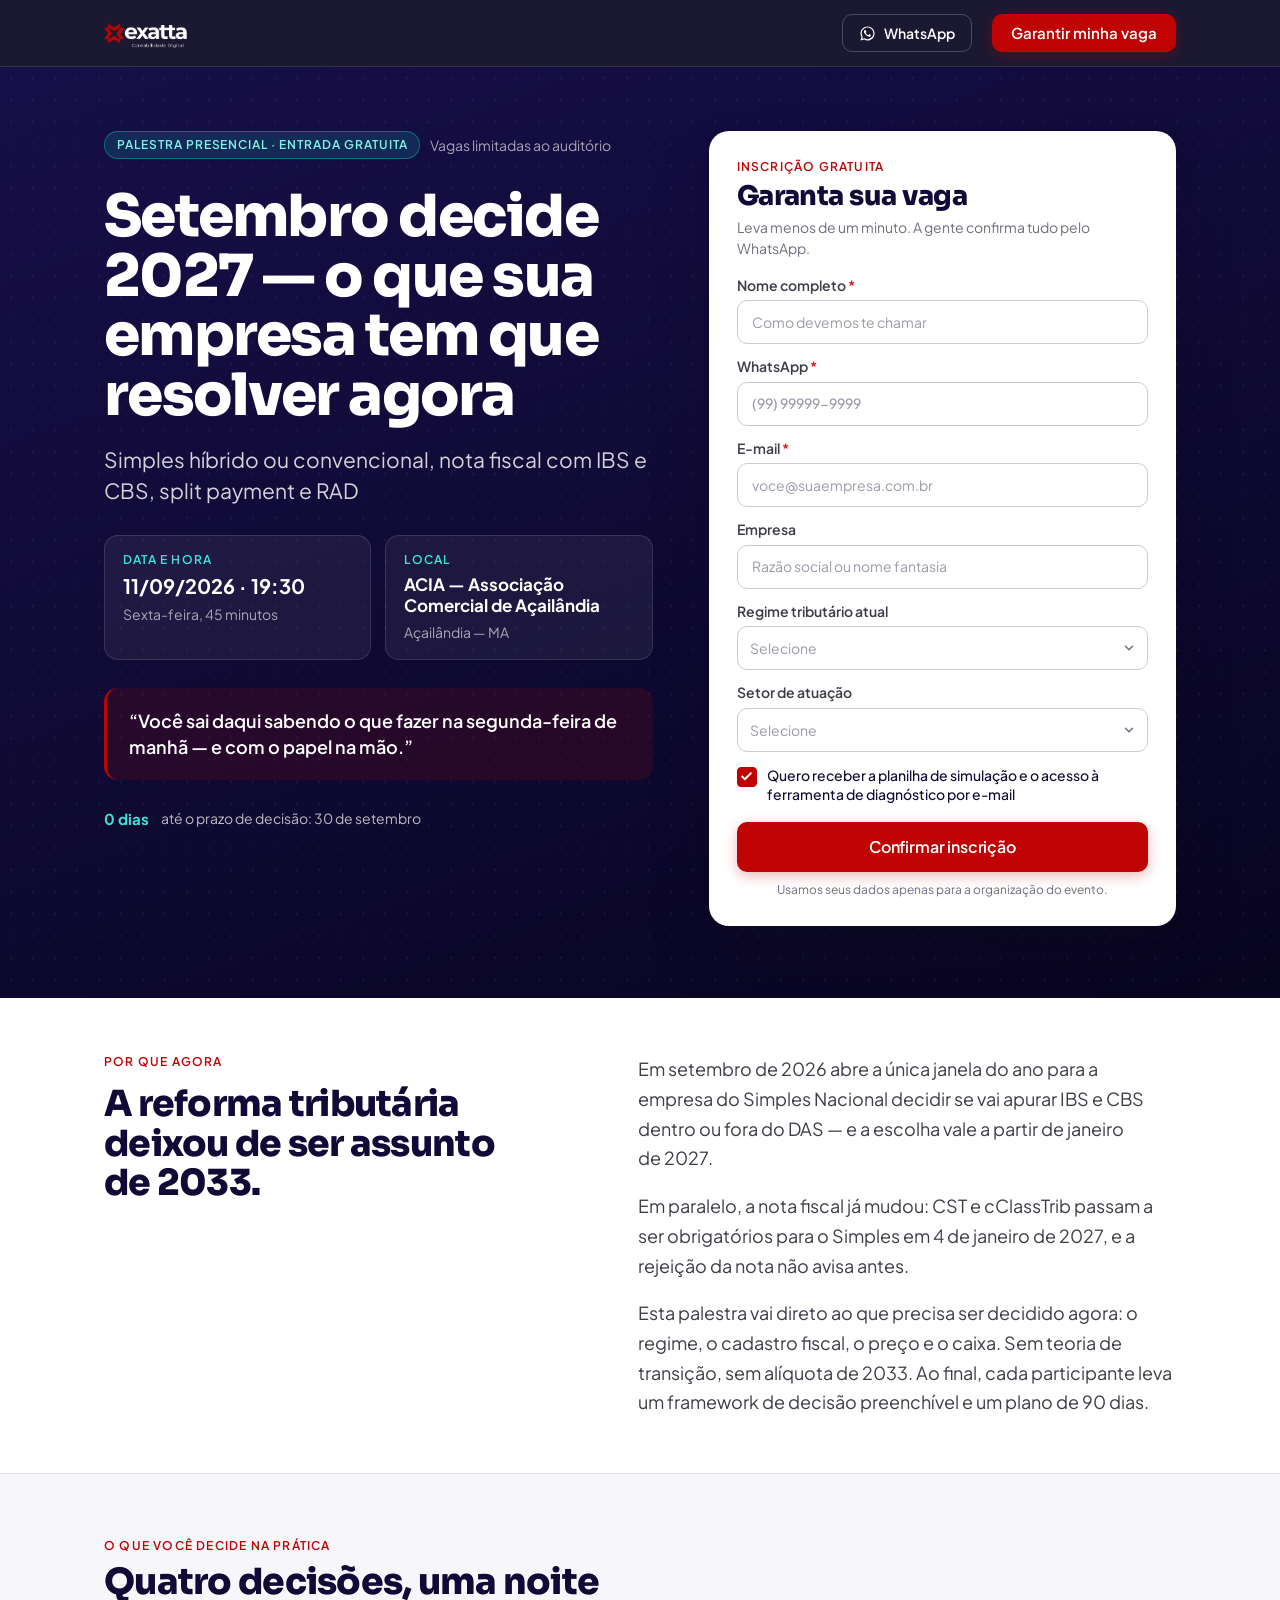
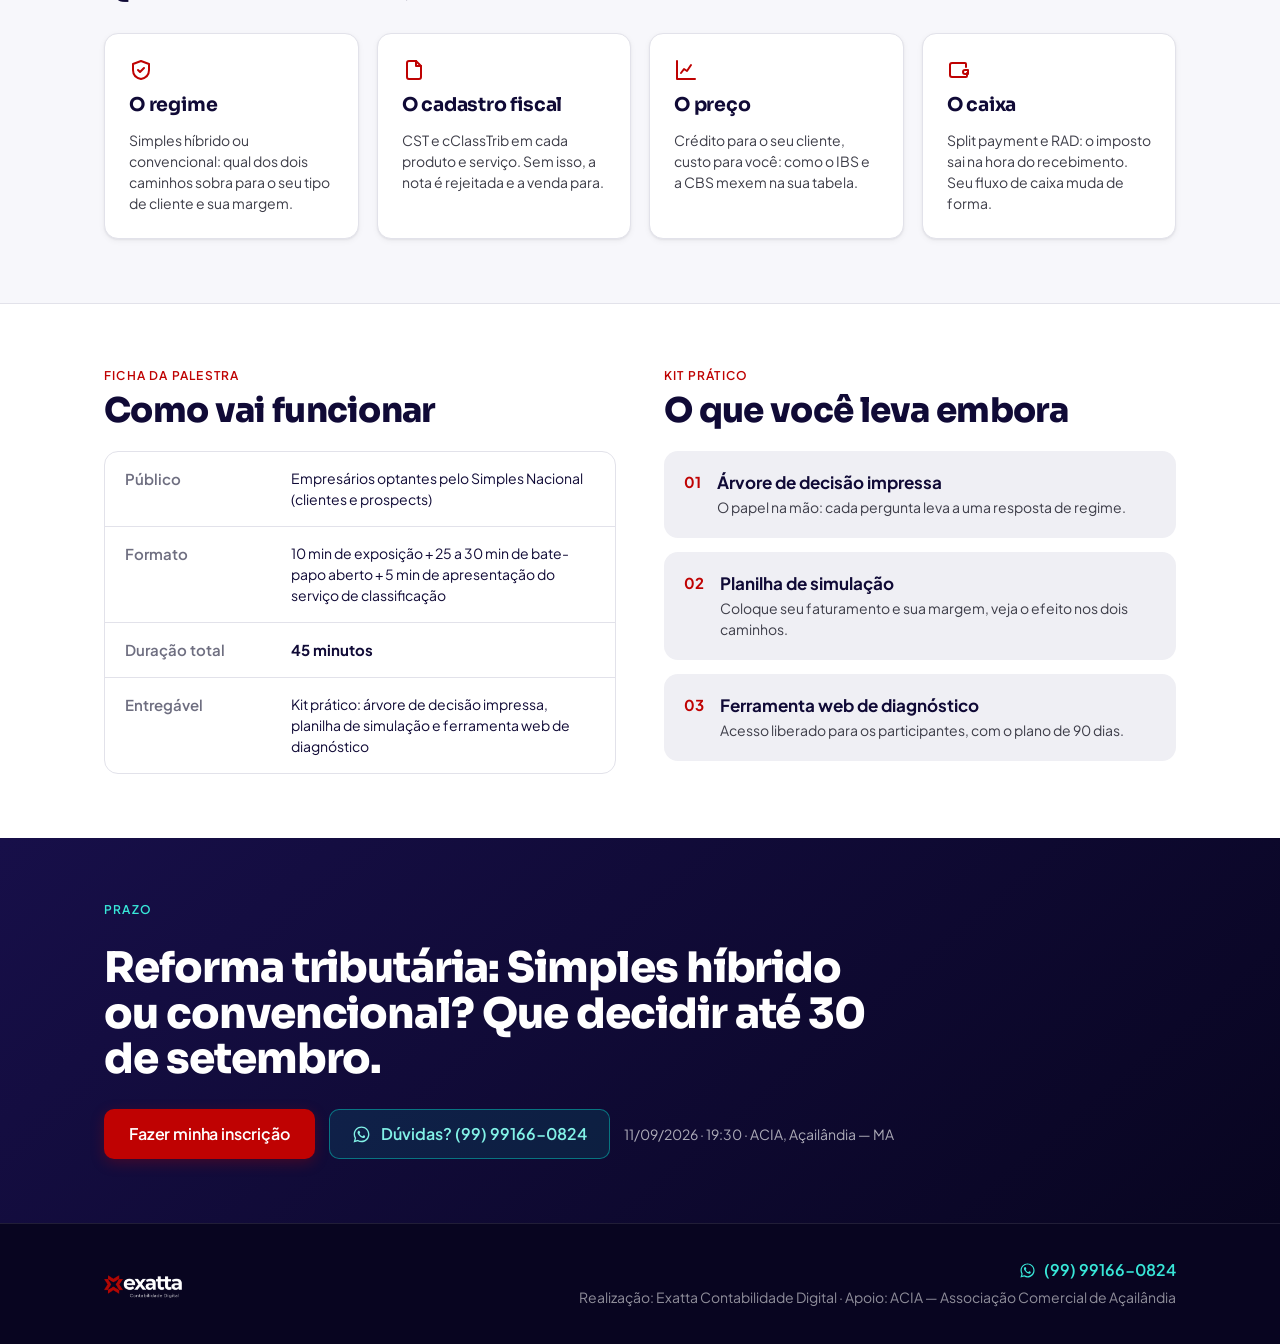
<file: site/index.html>
<!DOCTYPE html>
<html lang="pt-BR">
<head>
<meta charset="utf-8">
<meta name="viewport" content="width=device-width, initial-scale=1">
<title>Setembro decide 2027 — palestra sobre a reforma tributária | Exatta Contabilidade Digital</title>
<meta name="description" content="Palestra presencial e gratuita na ACIA, em Açailândia — MA, dia 11/09/2026 às 19:30. Simples híbrido ou convencional, nota fiscal com IBS e CBS, split payment e RAD. Inscreva-se.">
<meta name="theme-color" content="#080520">
<link rel="canonical" href="https://exattacontabilidade.com.br/palestra-reforma-tributaria/">

<meta property="og:type" content="website">
<meta property="og:locale" content="pt_BR">
<meta property="og:title" content="Setembro decide 2027 — o que sua empresa tem que resolver agora">
<meta property="og:description" content="Palestra gratuita na ACIA, Açailândia — MA · 11/09/2026 às 19:30. Você sai sabendo o que fazer na segunda-feira de manhã — e com o papel na mão.">
<meta property="og:image" content="assets/img/exatta-logo-color.jpg">
<meta name="twitter:card" content="summary_large_image">

<link rel="icon" href="assets/img/exatta-mark.svg" type="image/svg+xml">
<link rel="preconnect" href="https://fonts.googleapis.com">
<link rel="preconnect" href="https://fonts.gstatic.com" crossorigin>

<link rel="stylesheet" href="assets/css/tokens/fonts.css">
<link rel="stylesheet" href="assets/css/tokens/colors.css">
<link rel="stylesheet" href="assets/css/tokens/typography.css">
<link rel="stylesheet" href="assets/css/tokens/spacing.css">
<link rel="stylesheet" href="assets/css/tokens/effects.css">
<link rel="stylesheet" href="assets/css/styles.css">
</head>
<body>

<svg width="0" height="0" style="position:absolute" aria-hidden="true" focusable="false">
  <symbol id="i-whatsapp" viewBox="0 0 24 24"><path fill="currentColor" d="M12.04 2C6.58 2 2.13 6.45 2.13 11.91c0 1.75.46 3.46 1.32 4.96L2 22l5.25-1.38a9.9 9.9 0 0 0 4.79 1.22h.01c5.46 0 9.91-4.45 9.91-9.91C21.96 6.45 17.5 2 12.04 2Zm0 18.02h-.01a8.2 8.2 0 0 1-4.18-1.14l-.3-.18-3.11.82.83-3.04-.2-.31a8.16 8.16 0 0 1-1.25-4.36c0-4.54 3.7-8.23 8.24-8.23 4.54 0 8.23 3.69 8.23 8.23 0 4.54-3.7 8.21-8.25 8.21Zm4.52-6.15c-.25-.12-1.47-.72-1.69-.81-.23-.08-.39-.12-.56.13-.16.25-.64.81-.79.97-.14.17-.29.19-.54.06-.25-.12-1.06-.39-2.01-1.24-.74-.66-1.24-1.48-1.39-1.73-.14-.25-.01-.39.11-.51.13-.14.29-.35.43-.52.09-.11.14-.21.21-.35.07-.14.03-.27-.02-.39-.06-.12-.56-1.35-.77-1.85-.2-.48-.41-.42-.56-.43h-.48c-.16 0-.43.06-.65.31-.23.25-.87.85-.87 2.07 0 1.22.89 2.4 1.01 2.56.12.17 1.72 2.63 4.17 3.69.58.25 1.04.4 1.39.51.53.17 1 .14 1.37.09.42-.06 1.29-.53 1.47-1.04.18-.51.18-.95.13-1.04-.05-.09-.19-.15-.44-.27Z"/></symbol>
  <symbol id="i-check" viewBox="0 0 24 24" fill="none" stroke="currentColor" stroke-width="2" stroke-linecap="round" stroke-linejoin="round"><path d="M20 6 9 17l-5-5"/></symbol>
  <symbol id="i-shield" viewBox="0 0 24 24" fill="none" stroke="currentColor" stroke-width="2" stroke-linecap="round" stroke-linejoin="round"><path d="M12 3 4 6v6c0 5 3.5 8 8 9 4.5-1 8-4 8-9V6z"/><path d="m9 12 2 2 4-4"/></symbol>
  <symbol id="i-file" viewBox="0 0 24 24" fill="none" stroke="currentColor" stroke-width="2" stroke-linecap="round" stroke-linejoin="round"><path d="M14 3H7a2 2 0 0 0-2 2v14a2 2 0 0 0 2 2h10a2 2 0 0 0 2-2V8z"/><path d="M14 3v5h5"/></symbol>
  <symbol id="i-chart" viewBox="0 0 24 24" fill="none" stroke="currentColor" stroke-width="2" stroke-linecap="round" stroke-linejoin="round"><path d="M3 3v18h18"/><path d="M7 15l3-4 3 2 4-6"/></symbol>
  <symbol id="i-wallet" viewBox="0 0 24 24" fill="none" stroke="currentColor" stroke-width="2" stroke-linecap="round" stroke-linejoin="round"><path d="M3 7a2 2 0 0 1 2-2h13a1 1 0 0 1 1 1v3"/><path d="M3 7v10a2 2 0 0 0 2 2h14a1 1 0 0 0 1-1v-3"/><path d="M18 12h3v4h-3a2 2 0 0 1 0-4z"/></symbol>
  <symbol id="i-chevron-down" viewBox="0 0 24 24" fill="none" stroke="currentColor" stroke-width="2.5" stroke-linecap="round" stroke-linejoin="round"><path d="m6 9 6 6 6-6"/></symbol>
  <symbol id="i-alert" viewBox="0 0 24 24" fill="none" stroke="currentColor" stroke-width="2" stroke-linecap="round" stroke-linejoin="round"><path d="M12 21a9 9 0 1 0 0-18 9 9 0 0 0 0 18z"/><path d="M12 8v5"/><path d="M12 16.5h.01"/></symbol>
</svg>

<header class="site-header">
  <div class="container header-inner">
    <img class="header-logo" src="assets/img/exatta-logo-white.png" alt="Exatta Contabilidade Digital" width="120" height="30">
    <div class="header-actions">
      <a class="btn-wa-outline" href="https://wa.me/5599991660824" target="_blank" rel="noopener">
        <svg class="ico-17" aria-hidden="true"><use href="#i-whatsapp"></use></svg>
        <span>WhatsApp</span>
      </a>
      <a class="btn-brand btn-brand--sm" href="#inscricao">Garantir minha vaga</a>
    </div>
  </div>
</header>

<main>

  <section class="hero">
    <div class="hero-dots" aria-hidden="true"></div>
    <div class="container hero-inner">

      <div class="hero-copy">
        <div class="hero-badges">
          <span class="pill">Palestra presencial · entrada gratuita</span>
          <span class="hero-badges-note">Vagas limitadas ao auditório</span>
        </div>

        <div class="hero-title-block">
          <h1 class="hero-title">Setembro decide 2027 — o que sua empresa tem que resolver agora</h1>
          <p class="hero-subtitle">Simples híbrido ou convencional, nota fiscal com IBS e CBS, split payment e RAD</p>
        </div>

        <div class="hero-facts">
          <div class="fact">
            <span class="fact-label">Data e hora</span>
            <span class="fact-value fact-value--mono">11/09/2026 · 19:30</span>
            <span class="fact-note">Sexta-feira, 45 minutos</span>
          </div>
          <div class="fact">
            <span class="fact-label">Local</span>
            <span class="fact-value fact-value--sm">ACIA — Associação Comercial de Açailândia</span>
            <span class="fact-note" data-endereco>Açailândia — MA</span>
          </div>
        </div>

        <div class="promise">
          <p>“Você sai daqui sabendo o que fazer na segunda-feira de manhã — e com o papel na mão.”</p>
        </div>

        <div class="countdown">
          <span class="countdown-num" data-dias-restantes>—</span>
          <span>até o prazo de decisão: 30 de setembro</span>
        </div>
      </div>

      <div class="form-card" id="inscricao">

        <div class="form-state" data-state="confirmado" hidden>
          <span class="success-badge">
            <svg class="ico-28" aria-hidden="true"><use href="#i-check"></use></svg>
          </span>
          <h2 class="success-title">Inscrição confirmada</h2>
          <p class="success-text">Enviamos os detalhes para o seu e-mail e vamos confirmar sua presença pelo WhatsApp. Chegue às 19:15 para pegar o kit impresso na entrada.</p>
          <div class="success-box">
            <span class="success-box-label">Anote na agenda</span>
            <span class="success-box-value">11/09/2026 · 19:30 · ACIA</span>
          </div>
        </div>

        <div class="form-state" data-state="formulario">
          <form id="form-inscricao" novalidate>
            <div class="form-head">
              <span class="eyebrow eyebrow--brand">Inscrição gratuita</span>
              <h2 class="form-title">Garanta sua vaga</h2>
              <p class="form-note">Leva menos de um minuto. A gente confirma tudo pelo WhatsApp.</p>
            </div>

            <div class="fields">
              <div class="field">
                <label class="field-label" for="nome">Nome completo<span class="req"> *</span></label>
                <div class="control"><input id="nome" name="nome" type="text" autocomplete="name" placeholder="Como devemos te chamar" required></div>
                <span class="field-error" data-error-for="nome" hidden></span>
              </div>

              <div class="field">
                <label class="field-label" for="whats">WhatsApp<span class="req"> *</span></label>
                <div class="control"><input id="whats" name="whats" type="tel" inputmode="tel" autocomplete="tel" placeholder="(99) 99999-9999" class="is-mono" required></div>
                <span class="field-error" data-error-for="whats" hidden></span>
              </div>

              <div class="field">
                <label class="field-label" for="email">E-mail<span class="req"> *</span></label>
                <div class="control"><input id="email" name="email" type="email" autocomplete="email" placeholder="voce@suaempresa.com.br" required></div>
                <span class="field-error" data-error-for="email" hidden></span>
              </div>

              <div class="field">
                <label class="field-label" for="empresa">Empresa</label>
                <div class="control"><input id="empresa" name="empresa" type="text" autocomplete="organization" placeholder="Razão social ou nome fantasia"></div>
              </div>

              <div class="field">
                <label class="field-label" for="regime">Regime tributário atual</label>
                <div class="control-select">
                  <select id="regime" name="regime" class="is-placeholder">
                    <option value="">Selecione</option>
                    <option value="simples">Simples Nacional</option>
                    <option value="presumido">Lucro Presumido</option>
                    <option value="real">Lucro Real</option>
                    <option value="mei">MEI</option>
                    <option value="nao-sei">Não sei / vou abrir empresa</option>
                  </select>
                  <span class="select-chevron" aria-hidden="true"><svg class="ico-14"><use href="#i-chevron-down"></use></svg></span>
                </div>
              </div>

              <div class="field">
                <label class="field-label" for="setor">Setor de atuação</label>
                <div class="control-select">
                  <select id="setor" name="setor" class="is-placeholder">
                    <option value="">Selecione</option>
                    <option value="comercio">Comércio</option>
                    <option value="servicos">Serviços</option>
                    <option value="industria">Indústria</option>
                    <option value="agro">Agronegócio</option>
                    <option value="transporte">Transporte e logística</option>
                    <option value="outro">Outro</option>
                  </select>
                  <span class="select-chevron" aria-hidden="true"><svg class="ico-14"><use href="#i-chevron-down"></use></svg></span>
                </div>
              </div>

              <!-- Campo isca: invisível para gente, irresistível para robô de spam.
                   Se vier preenchido, a inscrição é descartada no servidor. -->
              <div class="isca" aria-hidden="true">
                <label for="website">Não preencha este campo</label>
                <input id="website" name="website" type="text" tabindex="-1" autocomplete="off">
              </div>

              <label class="checkbox" for="kit">
                <span class="checkbox-box">
                  <input id="kit" name="kit" type="checkbox" checked>
                  <svg class="checkbox-check" viewBox="0 0 24 24" fill="none" stroke="#fff" stroke-width="3.5" stroke-linecap="round" stroke-linejoin="round" aria-hidden="true"><polyline points="20 6 9 17 4 12"/></svg>
                </span>
                <span class="checkbox-label">Quero receber a planilha de simulação e o acesso à ferramenta de diagnóstico por e-mail</span>
              </label>
            </div>

            <div class="form-alert" data-form-alert hidden>
              <svg class="ico-18" aria-hidden="true"><use href="#i-alert"></use></svg>
              <div>
                <p data-form-alert-text></p>
                <a class="form-alert-link" data-wa-fallback href="https://wa.me/5599991660824" target="_blank" rel="noopener">Enviar minha inscrição pelo WhatsApp</a>
              </div>
            </div>

            <div class="form-submit">
              <button class="btn-brand btn-brand--lg btn-block" type="submit" data-submit>Confirmar inscrição</button>
              <p class="form-disclaimer">Usamos seus dados apenas para a organização do evento.</p>
            </div>
          </form>
        </div>

      </div>
    </div>
  </section>

  <section class="section section--card section--bordered-bottom">
    <div class="container split split--porque">
      <div class="split-head">
        <span class="eyebrow eyebrow--brand">Por que agora</span>
        <h2 class="h2">A reforma tributária deixou de ser assunto de 2033.</h2>
      </div>
      <div class="split-body">
        <p class="lead">Em setembro de 2026 abre a única janela do ano para a empresa do Simples Nacional decidir se vai apurar IBS e CBS dentro ou fora do DAS — e a escolha vale a partir de janeiro de 2027.</p>
        <p class="lead">Em paralelo, a nota fiscal já mudou: CST e cClassTrib passam a ser obrigatórios para o Simples em 4 de janeiro de 2027, e a rejeição da nota não avisa antes.</p>
        <p class="lead">Esta palestra vai direto ao que precisa ser decidido agora: o regime, o cadastro fiscal, o preço e o caixa. Sem teoria de transição, sem alíquota de 2033. Ao final, cada participante leva um framework de decisão preenchível e um plano de 90 dias.</p>
      </div>
    </div>
  </section>

  <section class="section section--app">
    <div class="container">
      <div class="section-head">
        <span class="eyebrow eyebrow--brand">O que você decide na prática</span>
        <h2 class="h2">Quatro decisões, uma noite</h2>
      </div>
      <div class="cards-grid">
        <article class="decision-card">
          <span class="decision-icon"><svg class="ico-24" aria-hidden="true"><use href="#i-shield"></use></svg></span>
          <h3 class="decision-title">O regime</h3>
          <p class="decision-text">Simples híbrido ou convencional: qual dos dois caminhos sobra para o seu tipo de cliente e sua margem.</p>
        </article>
        <article class="decision-card">
          <span class="decision-icon"><svg class="ico-24" aria-hidden="true"><use href="#i-file"></use></svg></span>
          <h3 class="decision-title">O cadastro fiscal</h3>
          <p class="decision-text">CST e cClassTrib em cada produto e serviço. Sem isso, a nota é rejeitada e a venda para.</p>
        </article>
        <article class="decision-card">
          <span class="decision-icon"><svg class="ico-24" aria-hidden="true"><use href="#i-chart"></use></svg></span>
          <h3 class="decision-title">O preço</h3>
          <p class="decision-text">Crédito para o seu cliente, custo para você: como o IBS e a CBS mexem na sua tabela.</p>
        </article>
        <article class="decision-card">
          <span class="decision-icon"><svg class="ico-24" aria-hidden="true"><use href="#i-wallet"></use></svg></span>
          <h3 class="decision-title">O caixa</h3>
          <p class="decision-text">Split payment e RAD: o imposto sai na hora do recebimento. Seu fluxo de caixa muda de forma.</p>
        </article>
      </div>
    </div>
  </section>

  <section class="section section--card section--bordered-top">
    <div class="container split split--ficha">

      <div class="split-col">
        <div class="section-head">
          <span class="eyebrow eyebrow--brand">Ficha da palestra</span>
          <h2 class="h2 h2--sm">Como vai funcionar</h2>
        </div>
        <dl class="ficha">
          <div class="ficha-row">
            <dt>Público</dt>
            <dd>Empresários optantes pelo Simples Nacional (clientes e prospects)</dd>
          </div>
          <div class="ficha-row">
            <dt>Formato</dt>
            <dd>10 min de exposição + 25 a 30 min de bate-papo aberto + 5 min de apresentação do serviço de classificação</dd>
          </div>
          <div class="ficha-row">
            <dt>Duração total</dt>
            <dd class="ficha-dd--mono">45 minutos</dd>
          </div>
          <div class="ficha-row">
            <dt>Entregável</dt>
            <dd>Kit prático: árvore de decisão impressa, planilha de simulação e ferramenta web de diagnóstico</dd>
          </div>
        </dl>
      </div>

      <div class="split-col">
        <div class="section-head">
          <span class="eyebrow eyebrow--brand">Kit prático</span>
          <h2 class="h2 h2--sm">O que você leva embora</h2>
        </div>
        <div class="kit-list">
          <div class="kit-item">
            <span class="kit-num">01</span>
            <div class="kit-body">
              <h3 class="kit-title">Árvore de decisão impressa</h3>
              <p class="kit-text">O papel na mão: cada pergunta leva a uma resposta de regime.</p>
            </div>
          </div>
          <div class="kit-item">
            <span class="kit-num">02</span>
            <div class="kit-body">
              <h3 class="kit-title">Planilha de simulação</h3>
              <p class="kit-text">Coloque seu faturamento e sua margem, veja o efeito nos dois caminhos.</p>
            </div>
          </div>
          <div class="kit-item">
            <span class="kit-num">03</span>
            <div class="kit-body">
              <h3 class="kit-title">Ferramenta web de diagnóstico</h3>
              <p class="kit-text">Acesso liberado para os participantes, com o plano de 90 dias.</p>
            </div>
          </div>
        </div>
      </div>
    </div>
  </section>

  <section class="section cta-final">
    <div class="container cta-inner">
      <span class="eyebrow eyebrow--teal">Prazo</span>
      <h2 class="cta-title">Reforma tributária: Simples híbrido ou convencional? Que decidir até 30 de setembro.</h2>
      <div class="cta-actions">
        <a class="btn-brand btn-brand--lg" href="#inscricao">Fazer minha inscrição</a>
        <a class="btn-wa-teal" href="https://wa.me/5599991660824" target="_blank" rel="noopener">
          <svg class="ico-19" aria-hidden="true"><use href="#i-whatsapp"></use></svg>
          <span>Dúvidas? (99) 99166-0824</span>
        </a>
        <span class="cta-meta">11/09/2026 · 19:30 · ACIA, Açailândia — MA</span>
      </div>
    </div>
  </section>

</main>

<footer class="site-footer">
  <div class="container footer-inner">
    <img class="footer-logo" src="assets/img/exatta-logo-white.png" alt="Exatta Contabilidade Digital" width="112" height="28">
    <div class="footer-contact">
      <a class="footer-wa" href="https://wa.me/5599991660824" target="_blank" rel="noopener">
        <svg class="ico-17" aria-hidden="true"><use href="#i-whatsapp"></use></svg>
        <span>(99) 99166-0824</span>
      </a>
      <span class="footer-note">Realização: Exatta Contabilidade Digital · Apoio: ACIA — Associação Comercial de Açailândia</span>
    </div>
  </div>
</footer>

<script src="assets/js/config.js"></script>
<script src="assets/js/app.js"></script>
</body>
</html>
</file>
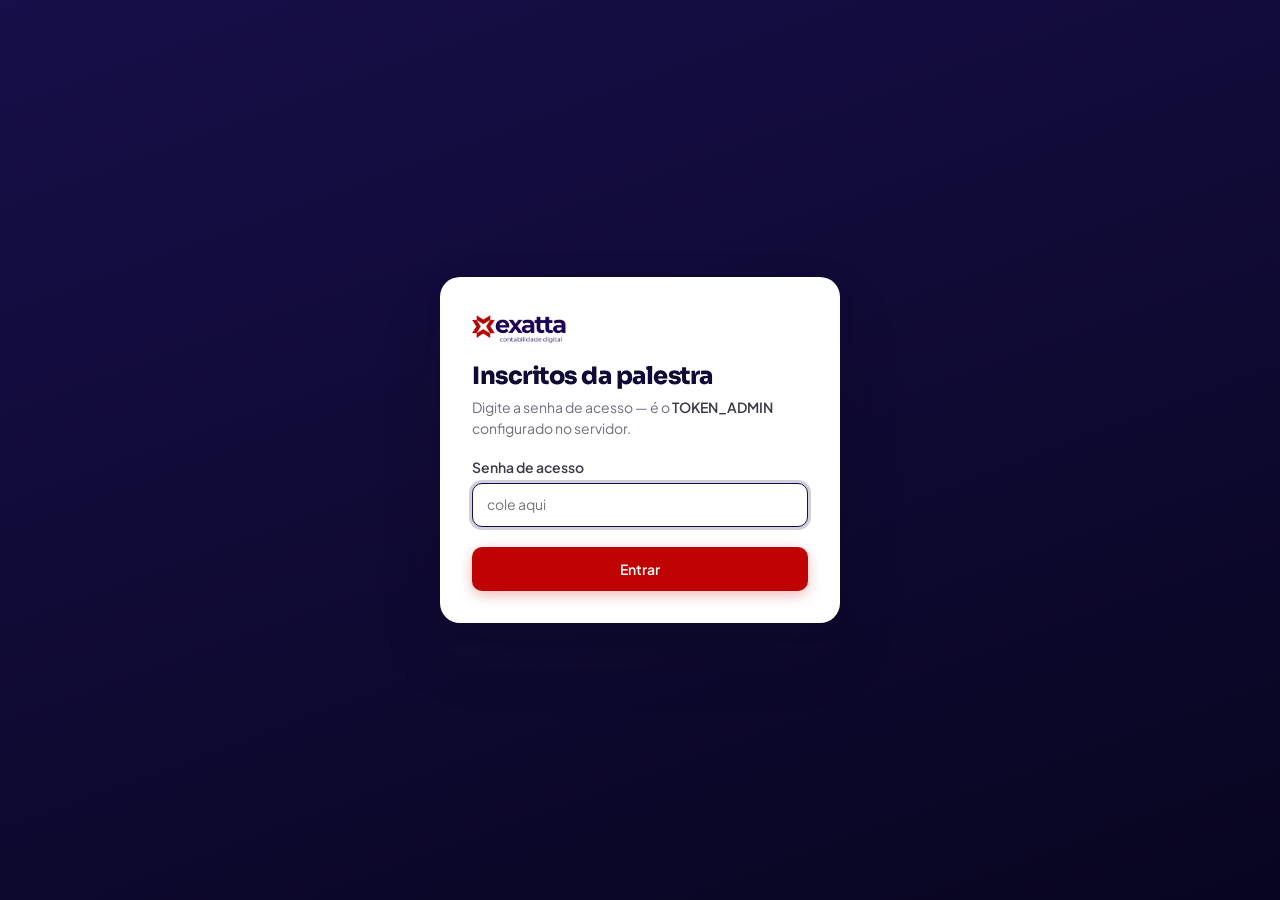
<file: site/admin.html>
<!DOCTYPE html>
<html lang="pt-BR">
<head>
<meta charset="utf-8">
<meta name="viewport" content="width=device-width, initial-scale=1">
<meta name="robots" content="noindex, nofollow">
<title>Inscritos — Palestra Setembro decide 2027</title>

<link rel="icon" href="assets/img/exatta-mark.svg" type="image/svg+xml">
<link rel="preconnect" href="https://fonts.googleapis.com">
<link rel="preconnect" href="https://fonts.gstatic.com" crossorigin>

<link rel="stylesheet" href="assets/css/tokens/fonts.css">
<link rel="stylesheet" href="assets/css/tokens/colors.css">
<link rel="stylesheet" href="assets/css/tokens/typography.css">
<link rel="stylesheet" href="assets/css/tokens/spacing.css">
<link rel="stylesheet" href="assets/css/tokens/effects.css">
<link rel="stylesheet" href="assets/css/admin.css">
</head>
<body>

<svg width="0" height="0" style="position:absolute" aria-hidden="true" focusable="false">
  <symbol id="i-whatsapp" viewBox="0 0 24 24"><path fill="currentColor" d="M12.04 2C6.58 2 2.13 6.45 2.13 11.91c0 1.75.46 3.46 1.32 4.96L2 22l5.25-1.38a9.9 9.9 0 0 0 4.79 1.22h.01c5.46 0 9.91-4.45 9.91-9.91C21.96 6.45 17.5 2 12.04 2Zm0 18.02h-.01a8.2 8.2 0 0 1-4.18-1.14l-.3-.18-3.11.82.83-3.04-.2-.31a8.16 8.16 0 0 1-1.25-4.36c0-4.54 3.7-8.23 8.24-8.23 4.54 0 8.23 3.69 8.23 8.23 0 4.54-3.7 8.21-8.25 8.21Zm4.52-6.15c-.25-.12-1.47-.72-1.69-.81-.23-.08-.39-.12-.56.13-.16.25-.64.81-.79.97-.14.17-.29.19-.54.06-.25-.12-1.06-.39-2.01-1.24-.74-.66-1.24-1.48-1.39-1.73-.14-.25-.01-.39.11-.51.13-.14.29-.35.43-.52.09-.11.14-.21.21-.35.07-.14.03-.27-.02-.39-.06-.12-.56-1.35-.77-1.85-.2-.48-.41-.42-.56-.43h-.48c-.16 0-.43.06-.65.31-.23.25-.87.85-.87 2.07 0 1.22.89 2.4 1.01 2.56.12.17 1.72 2.63 4.17 3.69.58.25 1.04.4 1.39.51.53.17 1 .14 1.37.09.42-.06 1.29-.53 1.47-1.04.18-.51.18-.95.13-1.04-.05-.09-.19-.15-.44-.27Z"/></symbol>
  <symbol id="i-download" viewBox="0 0 24 24" fill="none" stroke="currentColor" stroke-width="2" stroke-linecap="round" stroke-linejoin="round"><path d="M21 15v4a2 2 0 0 1-2 2H5a2 2 0 0 1-2-2v-4"/><path d="M7 10l5 5 5-5"/><path d="M12 15V3"/></symbol>
  <symbol id="i-refresh" viewBox="0 0 24 24" fill="none" stroke="currentColor" stroke-width="2" stroke-linecap="round" stroke-linejoin="round"><path d="M21 12a9 9 0 1 1-3-6.7L21 8"/><path d="M21 3v5h-5"/></symbol>
  <symbol id="i-search" viewBox="0 0 24 24" fill="none" stroke="currentColor" stroke-width="2" stroke-linecap="round" stroke-linejoin="round"><path d="M11 19a8 8 0 1 0 0-16 8 8 0 0 0 0 16z"/><path d="m21 21-4.3-4.3"/></symbol>
  <symbol id="i-copy" viewBox="0 0 24 24" fill="none" stroke="currentColor" stroke-width="2" stroke-linecap="round" stroke-linejoin="round"><rect x="9" y="9" width="12" height="12" rx="2"/><path d="M5 15H4a1 1 0 0 1-1-1V4a1 1 0 0 1 1-1h10a1 1 0 0 1 1 1v1"/></symbol>
  <symbol id="i-trash" viewBox="0 0 24 24" fill="none" stroke="currentColor" stroke-width="2" stroke-linecap="round" stroke-linejoin="round"><path d="M3 6h18"/><path d="M8 6V4a1 1 0 0 1 1-1h6a1 1 0 0 1 1 1v2"/><path d="M19 6l-1 14a2 2 0 0 1-2 2H8a2 2 0 0 1-2-2L5 6"/></symbol>
  <symbol id="i-logout" viewBox="0 0 24 24" fill="none" stroke="currentColor" stroke-width="2" stroke-linecap="round" stroke-linejoin="round"><path d="M9 21H5a2 2 0 0 1-2-2V5a2 2 0 0 1 2-2h4"/><path d="m16 17 5-5-5-5"/><path d="M21 12H9"/></symbol>
  <symbol id="i-alert" viewBox="0 0 24 24" fill="none" stroke="currentColor" stroke-width="2" stroke-linecap="round" stroke-linejoin="round"><path d="M12 21a9 9 0 1 0 0-18 9 9 0 0 0 0 18z"/><path d="M12 8v5"/><path d="M12 16.5h.01"/></symbol>
  <symbol id="i-mail" viewBox="0 0 24 24" fill="none" stroke="currentColor" stroke-width="2" stroke-linecap="round" stroke-linejoin="round"><rect x="3" y="5" width="18" height="14" rx="2"/><path d="m3 7 9 6 9-6"/></symbol>
  <symbol id="i-send" viewBox="0 0 24 24" fill="none" stroke="currentColor" stroke-width="2" stroke-linecap="round" stroke-linejoin="round"><path d="M22 2 11 13"/><path d="M22 2 15 22l-4-9-9-4z"/></symbol>
</svg>

<!-- ============================ Entrada ============================ -->
<section class="entrada" data-tela="entrada" hidden>
  <form class="entrada-card" id="form-entrada">
    <img class="entrada-logo" src="assets/img/exatta-logo-color.jpg" alt="Exatta Contabilidade Digital">
    <div class="entrada-texto">
      <h1 class="entrada-titulo">Inscritos da palestra</h1>
      <p class="entrada-nota">Digite a senha de acesso — é o <code>TOKEN_ADMIN</code> configurado no servidor.</p>
    </div>
    <div class="campo">
      <label class="campo-rotulo" for="token">Senha de acesso</label>
      <div class="campo-controle">
        <input id="token" type="password" autocomplete="current-password" placeholder="cole aqui" required>
      </div>
      <span class="campo-erro" data-erro-entrada hidden></span>
    </div>
    <button class="botao botao--primario botao--bloco" type="submit">Entrar</button>
  </form>
</section>

<!-- ============================ Painel ============================= -->
<div data-tela="painel" hidden>

  <header class="topo">
    <div class="container topo-interno">
      <div class="topo-marca">
        <img class="topo-logo" src="assets/img/exatta-logo-white.png" alt="Exatta Contabilidade Digital">
        <div class="topo-titulos">
          <h1 class="topo-titulo">Inscritos</h1>
          <p class="topo-subtitulo">11/09/2026 · 19:30 · ACIA, Açailândia — MA</p>
        </div>
      </div>
      <div class="topo-acoes">
        <button class="botao botao--fantasma" type="button" data-aba="inscritos" aria-pressed="true">
          <span>Inscritos</span>
        </button>
        <button class="botao botao--fantasma" type="button" data-aba="config" aria-pressed="false">
          <svg class="ico-16"><use href="#i-mail"></use></svg>
          <span>E-mails</span>
        </button>
        <button class="botao botao--fantasma" type="button" data-atualizar>
          <svg class="ico-16"><use href="#i-refresh"></use></svg>
          <span>Atualizar</span>
        </button>
        <button class="botao botao--primario" type="button" data-baixar-csv>
          <svg class="ico-16"><use href="#i-download"></use></svg>
          <span>Baixar CSV</span>
        </button>
        <button class="botao botao--fantasma botao--icone" type="button" data-sair title="Sair" aria-label="Sair">
          <svg class="ico-16"><use href="#i-logout"></use></svg>
        </button>
      </div>
    </div>
  </header>

  <main class="container painel">

    <div class="aviso" data-aviso hidden>
      <svg class="ico-18"><use href="#i-alert"></use></svg>
      <p data-aviso-texto></p>
    </div>

    <!-- ====================== Aba: e-mails ====================== -->
    <div data-conteudo="config" hidden>
      <form class="colunas-config" id="form-config">

        <section class="cartao">
          <h2 class="cartao-titulo">Servidor de envio (SMTP)</h2>
          <p class="cartao-nota">Os dados do Resend. A senha é a sua API key — ela
            fica guardada no servidor e nunca mais é mostrada aqui.</p>

          <div class="grade-campos">
            <div class="campo">
              <label class="campo-rotulo" for="smtp_host">Servidor</label>
              <div class="campo-controle"><input id="smtp_host" name="smtp_host" type="text" placeholder="smtp.resend.com"></div>
            </div>
            <div class="campo campo--curto">
              <label class="campo-rotulo" for="smtp_porta">Porta</label>
              <div class="campo-controle"><input id="smtp_porta" name="smtp_porta" type="text" inputmode="numeric" placeholder="465"></div>
            </div>
            <div class="campo">
              <label class="campo-rotulo" for="smtp_usuario">Usuário</label>
              <div class="campo-controle"><input id="smtp_usuario" name="smtp_usuario" type="text" placeholder="resend"></div>
            </div>
            <div class="campo">
              <label class="campo-rotulo" for="smtp_senha">Senha / API key</label>
              <div class="campo-controle"><input id="smtp_senha" name="smtp_senha" type="password" autocomplete="new-password" placeholder="re_..."></div>
              <span class="campo-dica" data-senha-estado></span>
            </div>
            <div class="campo">
              <label class="campo-rotulo" for="email_de">Enviar como</label>
              <div class="campo-controle"><input id="email_de" name="email_de" type="email" placeholder="palestra@seudominio.com.br"></div>
              <span class="campo-dica">Precisa ser de um domínio verificado no Resend.</span>
            </div>
            <div class="campo">
              <label class="campo-rotulo" for="nome_de">Nome do remetente</label>
              <div class="campo-controle"><input id="nome_de" name="nome_de" type="text" placeholder="Exatta Contabilidade Digital"></div>
            </div>
            <div class="campo">
              <label class="campo-rotulo" for="responder_para">Responder para</label>
              <div class="campo-controle"><input id="responder_para" name="responder_para" type="email" placeholder="contato@seudominio.com.br"></div>
              <span class="campo-dica">Opcional: para onde vão as respostas.</span>
            </div>
          </div>
        </section>

        <section class="cartao">
          <div class="cartao-cabecalho">
            <h2 class="cartao-titulo">E-mail de confirmação</h2>
            <label class="interruptor">
              <input type="checkbox" id="enviar_confirmacao" name="enviar_confirmacao">
              <span>Enviar ao se inscrever</span>
            </label>
          </div>
          <div class="campo">
            <label class="campo-rotulo" for="assunto_confirmacao">Assunto</label>
            <div class="campo-controle"><input id="assunto_confirmacao" name="assunto_confirmacao" type="text"></div>
          </div>
          <div class="campo">
            <label class="campo-rotulo" for="corpo_confirmacao">Mensagem</label>
            <textarea class="area" id="corpo_confirmacao" name="corpo_confirmacao" rows="12"></textarea>
            <span class="campo-dica">Escreva em texto normal. Linha em branco separa parágrafo,
              e o layout com a sua marca é aplicado no envio.</span>
          </div>
        </section>

        <section class="cartao">
          <h2 class="cartao-titulo">E-mail de lembrete</h2>
          <p class="cartao-nota">Enviado quando você clicar no botão, no dia do evento.</p>
          <div class="campo">
            <label class="campo-rotulo" for="assunto_lembrete">Assunto</label>
            <div class="campo-controle"><input id="assunto_lembrete" name="assunto_lembrete" type="text"></div>
          </div>
          <div class="campo">
            <label class="campo-rotulo" for="corpo_lembrete">Mensagem</label>
            <textarea class="area" id="corpo_lembrete" name="corpo_lembrete" rows="10"></textarea>
          </div>
        </section>

        <section class="cartao">
          <h2 class="cartao-titulo">Variáveis</h2>
          <p class="cartao-nota">Clique para inserir no campo onde o cursor estava.
            Elas são trocadas pelos dados de cada inscrito no momento do envio.</p>
          <div class="variaveis" data-variaveis></div>
        </section>

        <div class="barra-acoes">
          <button class="botao botao--primario" type="submit">Salvar alterações</button>
          <span class="barra-nota" data-config-estado></span>
        </div>
      </form>

      <section class="cartao">
        <h2 class="cartao-titulo">Testar e enviar</h2>

        <div class="teste">
          <div class="campo">
            <label class="campo-rotulo" for="teste_destino">Enviar um teste para</label>
            <div class="campo-controle"><input id="teste_destino" type="email" placeholder="seu@email.com.br"></div>
          </div>
          <div class="teste-botoes">
            <button class="botao botao--secundario" type="button" data-teste="confirmacao">
              <svg class="ico-16"><use href="#i-send"></use></svg>
              <span>Testar confirmação</span>
            </button>
            <button class="botao botao--secundario" type="button" data-teste="lembrete">
              <svg class="ico-16"><use href="#i-send"></use></svg>
              <span>Testar lembrete</span>
            </button>
          </div>
          <p class="teste-resposta" data-teste-resposta hidden></p>
        </div>

        <hr class="divisor">

        <div class="disparo">
          <div class="disparo-texto">
            <h3 class="disparo-titulo">Enviar o lembrete para todos</h3>
            <p class="disparo-nota">Vai para quem ainda não recebeu — clicar duas vezes
              não manda em dobro. <strong data-pendentes>—</strong></p>
          </div>
          <button class="botao botao--primario" type="button" data-enviar-lembretes>
            <svg class="ico-16"><use href="#i-send"></use></svg>
            <span>Enviar lembrete</span>
          </button>
        </div>
        <p class="teste-resposta" data-lembrete-resposta hidden></p>
      </section>
    </div>

    <!-- ====================== Aba: inscritos ==================== -->
    <div data-conteudo="inscritos">

    <!-- Indicadores: números, não gráfico — a leitura é o valor em si -->
    <section class="indicadores" aria-label="Resumo das inscrições">
      <div class="indicador indicador--destaque">
        <span class="indicador-rotulo">Total de inscritos</span>
        <span class="indicador-valor" data-kpi="total">—</span>
      </div>
      <div class="indicador">
        <span class="indicador-rotulo">Nas últimas 24h</span>
        <span class="indicador-valor" data-kpi="ultimas24h">—</span>
      </div>
      <div class="indicador">
        <span class="indicador-rotulo">Do Simples Nacional</span>
        <span class="indicador-valor" data-kpi="simples">—</span>
        <span class="indicador-nota">o público-alvo da palestra</span>
      </div>
      <div class="indicador">
        <span class="indicador-rotulo">Querem o kit por e-mail</span>
        <span class="indicador-valor" data-kpi="querKit">—</span>
      </div>
    </section>

    <section class="distribuicoes">
      <div class="cartao">
        <h2 class="cartao-titulo">Por regime tributário</h2>
        <div class="barras" data-barras="regime"></div>
      </div>
      <div class="cartao">
        <h2 class="cartao-titulo">Por setor de atuação</h2>
        <div class="barras" data-barras="setor"></div>
      </div>
    </section>

    <section class="cartao lista">
      <div class="lista-cabecalho">
        <h2 class="cartao-titulo">Lista de inscritos</h2>
        <div class="lista-ferramentas">
          <div class="busca">
            <svg class="ico-16 busca-icone"><use href="#i-search"></use></svg>
            <input type="search" data-busca placeholder="Buscar por nome, empresa, e-mail…" aria-label="Buscar inscritos">
          </div>
          <button class="botao botao--fantasma" type="button" data-copiar-emails>
            <svg class="ico-16"><use href="#i-copy"></use></svg>
            <span>Copiar e-mails</span>
          </button>
        </div>
      </div>

      <div class="tabela-rolagem">
        <table class="tabela">
          <thead>
            <tr>
              <th scope="col">#</th>
              <th scope="col">Inscrição</th>
              <th scope="col">Nome</th>
              <th scope="col">Empresa</th>
              <th scope="col">Contato</th>
              <th scope="col">Regime</th>
              <th scope="col">Setor</th>
              <th scope="col">Kit</th>
              <th scope="col"><span class="oculto-visual">Ações</span></th>
            </tr>
          </thead>
          <tbody data-corpo-tabela></tbody>
        </table>
      </div>

      <p class="vazio" data-vazio hidden></p>
    </section>

    <p class="rodape-nota">
      Atualiza sozinho a cada minuto. Última leitura: <span data-atualizado-em>—</span>
    </p>
    </div>
  </main>
</div>

<script src="assets/js/admin.js"></script>
</body>
</html>
</file>
<file: site/assets/css/tokens/fonts.css>
/* Exatta — Webfonts
   Sora        → display / headings (geometric, confident, digital)
   Plus Jakarta Sans → body / UI (humanist, friendly, professional)
   JetBrains Mono    → financial figures / tabular numerals
   NOTE: served from Google Fonts CDN (no local binaries available). */
@import url('https://fonts.googleapis.com/css2?family=Sora:wght@400;500;600;700;800&family=Plus+Jakarta+Sans:wght@400;500;600;700&family=JetBrains+Mono:wght@400;500;600&display=swap');
</file>
<file: site/assets/css/tokens/colors.css>
/* Exatta — Color tokens
   Brand identity: red (#BF0202, the logo star) + deep navy (#170F49).
   Navy = primary interactive colour (buttons, links, focus, active nav).
   Red  = brand accent (logo mark, key highlights, destructive, money-out).
   Cool slate neutrals · green/amber/blue financial semantics. */
:root {
  /* ---- Navy (primary / ink) ---- */
  --navy-50:  #F3F3F9;
  --navy-100: #E5E4F1;
  --navy-200: #C9C7E1;
  --navy-300: #A5A1CC;
  --navy-400: #726CA5;
  --navy-500: #453E80;
  --navy-600: #2C2566;
  --navy-700: #1F1857;
  --navy-800: #170F49; /* brand navy */
  --navy-900: #100A36;
  --navy-950: #080520;

  /* ---- Red (brand accent / negative) ---- */
  --red-50:  #FEF2F2;
  --red-100: #FCE0E0;
  --red-200: #F7B5B5;
  --red-300: #EE8585;
  --red-400: #E25252;
  --red-500: #D41A1A;
  --red-600: #BF0202; /* brand red */
  --red-700: #9E0303;
  --red-800: #800505;
  --red-900: #660808;
  --red-950: #3D0404;

  /* ---- Neutral (cool slate) ---- */
  --neutral-0:   #FFFFFF;
  --neutral-25:  #FBFBFD;
  --neutral-50:  #F7F7FB;
  --neutral-100: #EFEFF4;
  --neutral-200: #E2E2EA;
  --neutral-300: #CBCBD6;
  --neutral-400: #9A9AAB;
  --neutral-500: #6E6E80;
  --neutral-600: #52525F;
  --neutral-700: #3D3D48;
  --neutral-800: #26262E;
  --neutral-900: #17171C;
  --neutral-950: #0D0D11;

  /* ---- Positive (green — credits, gains, paid) ---- */
  --positive-50:  #ECFDF3;
  --positive-100: #D1FADF;
  --positive-500: #16A34A;
  --positive-600: #15803D;
  --positive-700: #166534;

  /* ---- Negative (red — debits, overdue, errors) — shares the brand red family ---- */
  --negative-50:  #FEF2F2;
  --negative-100: #FCE0E0;
  --negative-500: #D41A1A;
  --negative-600: #BF0202;
  --negative-700: #9E0303;

  /* ---- Warning (amber — due soon, pending) ---- */
  --warning-50:  #FFFBEB;
  --warning-100: #FEF3C7;
  --warning-500: #D97706;
  --warning-600: #B45309;
  --warning-700: #92400E;

  /* ---- Info (blue — informational, links) ---- */
  --info-50:  #EFF6FF;
  --info-100: #DBEAFE;
  --info-500: #2563EB;
  --info-600: #1D4ED8;

  /* ---- Mint (secondary accent — freshness, digital) ---- */
  --mint-50:  #ECFDF9;
  --mint-100: #D0FBEF;
  --mint-400: #34D3AE;
  --mint-500: #14B892;

  /* ---- Teal (bright accent — highlights, digital energy) ---- */
  --teal-50:  #E4FDFA;
  --teal-100: #BFF9F2;
  --teal-200: #82F2E7;
  --teal-300: #38E7D8;
  --teal-400: #03DCC9; /* accent */
  --teal-500: #06BCAC;
  --teal-600: #089A8E;
  --teal-700: #0B7A70;
  --teal-800: #0E5D56;
  --teal-900: #103F3B;

  /* =========================================================
     SEMANTIC ALIASES
     ========================================================= */
  /* Brand — primary interactive = red (the logo star) */
  --brand:            var(--red-600);
  --brand-hover:      var(--red-700);
  --brand-active:     var(--red-800);
  --brand-subtle:     var(--red-50);
  --brand-subtle-2:   var(--red-100);
  --on-brand:         var(--neutral-0);

  /* Accent — deep navy (structure, ink emphasis, secondary strong) */
  --accent:           var(--navy-800);
  --accent-hover:     var(--navy-900);
  --accent-subtle:    var(--navy-50);
  --accent-subtle-2:  var(--navy-100);
  --on-accent:        var(--neutral-0);

  /* Highlight — bright teal (badges of novidade, digital emphasis, data viz) */
  --highlight:         var(--teal-400);
  --highlight-strong:  var(--teal-600);
  --highlight-surface: var(--teal-50);
  --on-highlight:      var(--navy-900);

  /* Surfaces */
  --surface-app:      var(--neutral-50);
  --surface-card:     var(--neutral-0);
  --surface-sunken:   var(--neutral-100);
  --surface-inverse:  var(--navy-900);
  --surface-brand:    var(--red-600);

  /* Text */
  --text-strong:      var(--navy-900);
  --text-body:        var(--neutral-700);
  --text-muted:       var(--neutral-500);
  --text-subtle:      var(--neutral-400);
  --text-on-brand:    var(--neutral-0);
  --text-on-inverse:  var(--neutral-100);
  --text-link:        var(--navy-700);

  /* Borders */
  --border-subtle:    var(--neutral-200);
  --border-default:   var(--neutral-300);
  --border-strong:    var(--neutral-400);
  --border-brand:     var(--red-600);
  --focus-ring:       var(--navy-400);

  /* Financial semantics */
  --credit:           var(--positive-600);
  --credit-surface:   var(--positive-50);
  --debit:            var(--red-600);
  --debit-surface:    var(--red-50);
  --pending:          var(--warning-600);
  --pending-surface:  var(--warning-50);
}
</file>
<file: site/assets/css/tokens/typography.css>
/* Exatta — Typography tokens */
:root {
  /* Families */
  --font-display: 'Sora', system-ui, sans-serif;
  --font-body:    'Plus Jakarta Sans', system-ui, sans-serif;
  --font-mono:    'Plus Jakarta Sans', system-ui, sans-serif; /* numbers use the text font */

  /* Weights */
  --fw-regular:  400; /* @kind font */
  --fw-medium:   500; /* @kind font */
  --fw-semibold: 600; /* @kind font */
  --fw-bold:     700; /* @kind font */
  --fw-extra:    800; /* @kind font */

  /* Type scale (1.25 major-third-ish, tuned) */
  --text-2xs:  0.6875rem; /* 11 */
  --text-xs:   0.75rem;   /* 12 */
  --text-sm:   0.875rem;  /* 14 */
  --text-base: 1rem;      /* 16 */
  --text-md:   1.125rem;  /* 18 */
  --text-lg:   1.375rem;  /* 22 */
  --text-xl:   1.75rem;   /* 28 */
  --text-2xl:  2.25rem;   /* 36 */
  --text-3xl:  3rem;      /* 48 */
  --text-4xl:  3.75rem;   /* 60 */

  /* Line heights */
  --leading-tight:   1.1;
  --leading-snug:    1.25;
  --leading-normal:  1.5;
  --leading-relaxed: 1.65;

  /* Letter spacing */
  --tracking-tight:  -0.02em;
  --tracking-snug:   -0.01em;
  --tracking-normal: 0;
  --tracking-wide:   0.04em;
  --tracking-caps:   0.08em; /* eyebrows / labels */

  /* Semantic roles */
  --type-display:  var(--fw-extra) var(--text-3xl)/var(--leading-tight) var(--font-display);
  --type-h1:       var(--fw-bold) var(--text-2xl)/var(--leading-tight) var(--font-display);
  --type-h2:       var(--fw-bold) var(--text-xl)/var(--leading-snug) var(--font-display);
  --type-h3:       var(--fw-semibold) var(--text-lg)/var(--leading-snug) var(--font-display);
  --type-body:     var(--fw-regular) var(--text-base)/var(--leading-normal) var(--font-body);
  --type-body-sm:  var(--fw-regular) var(--text-sm)/var(--leading-normal) var(--font-body);
  --type-label:    var(--fw-semibold) var(--text-sm)/var(--leading-snug) var(--font-body);
}
</file>
<file: site/assets/css/tokens/spacing.css>
/* Exatta — Spacing & layout tokens (4px base grid) */
:root {
  --space-0:   0;
  --space-1:   0.25rem;  /* 4  */
  --space-2:   0.5rem;   /* 8  */
  --space-3:   0.75rem;  /* 12 */
  --space-4:   1rem;     /* 16 */
  --space-5:   1.25rem;  /* 20 */
  --space-6:   1.5rem;   /* 24 */
  --space-8:   2rem;     /* 32 */
  --space-10:  2.5rem;   /* 40 */
  --space-12:  3rem;     /* 48 */
  --space-16:  4rem;     /* 64 */
  --space-20:  5rem;     /* 80 */
  --space-24:  6rem;     /* 96 */

  /* Container widths */
  --container-sm:  640px;
  --container-md:  820px;
  --container-lg:  1120px;
  --container-xl:  1320px;

  /* Common component gaps */
  --gap-inline: var(--space-2);
  --gap-stack:  var(--space-4);
  --gap-section: var(--space-16);
}
</file>
<file: site/assets/css/tokens/effects.css>
/* Exatta — Radii, borders, shadows, motion */
:root {
  /* Radii */
  --radius-xs:   4px;
  --radius-sm:   6px;
  --radius-md:   10px;
  --radius-lg:   14px;
  --radius-xl:   20px;
  --radius-2xl:  28px;
  --radius-pill: 999px;

  /* Border widths */
  --border-w:      1px;
  --border-w-thick: 1.5px;

  /* Shadows — soft, cool-tinted (violet-neutral), layered.
     Elevation grows with spread + blur, never harshness. */
  --shadow-xs:  0 1px 2px rgba(23, 23, 28, 0.05);
  --shadow-sm:  0 1px 2px rgba(23, 23, 28, 0.06), 0 2px 6px rgba(23, 23, 28, 0.05);
  --shadow-md:  0 2px 4px rgba(23, 23, 28, 0.05), 0 8px 20px rgba(23, 23, 28, 0.07);
  --shadow-lg:  0 4px 8px rgba(23, 23, 28, 0.06), 0 18px 40px rgba(23, 23, 28, 0.10);
  --shadow-xl:  0 8px 16px rgba(23, 23, 28, 0.08), 0 32px 64px rgba(23, 23, 28, 0.14);
  /* Brand glow — for primary CTAs (red) */
  --shadow-brand: 0 4px 14px rgba(191, 2, 2, 0.28);
  --ring-brand:   0 0 0 3px rgba(23, 15, 73, 0.20);
  /* Accent glow — navy */
  --shadow-accent: 0 4px 14px rgba(23, 15, 73, 0.28);
  --ring-error:   0 0 0 3px rgba(191, 2, 2, 0.20);

  /* Motion */
  --ease-out:   cubic-bezier(0.16, 1, 0.3, 1); /* @kind other */
  --ease-in-out: cubic-bezier(0.65, 0, 0.35, 1); /* @kind other */
  --ease-spring: cubic-bezier(0.34, 1.56, 0.64, 1); /* @kind other */
  --dur-fast:   120ms; /* @kind other */
  --dur-base:   200ms; /* @kind other */
  --dur-slow:   320ms; /* @kind other */
}
</file>
<file: site/assets/css/styles.css>
/* ==========================================================================
   Palestra "Setembro decide 2027" — landing page de inscrições
   Exatta Contabilidade Digital
   Todas as cores, fontes, raios e sombras vêm dos tokens do design system
   (assets/css/tokens/*). Não usar valores soltos aqui sem token equivalente.
   ========================================================================== */

*, *::before, *::after { box-sizing: border-box; }

[hidden] { display: none !important; }

body {
  margin: 0;
  background: var(--surface-app);
  color: var(--text-body);
  font-family: var(--font-body);
  -webkit-font-smoothing: antialiased;
}

a { color: var(--text-link); text-decoration: none; }
a:hover { color: var(--brand); }

img { max-width: 100%; }

:focus-visible {
  outline: 2px solid var(--focus-ring);
  outline-offset: 2px;
}

.container {
  max-width: var(--container-lg);
  margin: 0 auto;
  padding-left: var(--space-6);
  padding-right: var(--space-6);
}

/* Ícones ------------------------------------------------------------------ */
.ico-14 { width: 14px; height: 14px; }
.ico-17 { width: 17px; height: 17px; }
.ico-18 { width: 18px; height: 18px; flex: none; }
.ico-19 { width: 19px; height: 19px; }
.ico-24 { width: 24px; height: 24px; }
.ico-28 { width: 28px; height: 28px; }

/* Botões ------------------------------------------------------------------ */
.btn-brand {
  display: inline-flex;
  align-items: center;
  justify-content: center;
  border: 1px solid transparent;
  border-radius: var(--radius-md);
  background: var(--brand);
  color: var(--on-brand);
  box-shadow: var(--shadow-brand);
  cursor: pointer;
  transition: background var(--dur-fast) var(--ease-out),
              transform var(--dur-fast) var(--ease-out),
              box-shadow var(--dur-base) var(--ease-out);
}
.btn-brand:hover { background: var(--brand-hover); color: var(--on-brand); transform: translateY(-1px); }
.btn-brand:disabled { opacity: 0.5; cursor: not-allowed; transform: none; }

.btn-brand--sm { height: 38px; padding: 0 18px; font: var(--fw-semibold) 15px/1.45 var(--font-body); }
.btn-brand--lg { height: 50px; padding: 0 var(--space-6); font: var(--fw-semibold) var(--text-base)/1 var(--font-body); letter-spacing: var(--tracking-snug); }
.btn-block { width: 100%; }

.btn-wa-outline {
  display: inline-flex;
  align-items: center;
  gap: var(--space-2);
  height: 38px;
  padding: 0 16px;
  border: 1px solid rgba(255, 255, 255, 0.22);
  border-radius: var(--radius-md);
  color: var(--neutral-0);
  font: var(--fw-semibold) var(--text-sm)/1 var(--font-body);
  transition: border-color var(--dur-fast) var(--ease-out), color var(--dur-fast) var(--ease-out);
}
.btn-wa-outline:hover { border-color: var(--teal-400); color: var(--teal-200); }

.btn-wa-teal {
  display: inline-flex;
  align-items: center;
  gap: 10px;
  height: 50px;
  padding: 0 22px;
  border: 1px solid rgba(3, 220, 201, 0.45);
  border-radius: var(--radius-md);
  background: rgba(3, 220, 201, 0.10);
  color: var(--teal-200);
  font: var(--fw-semibold) var(--text-base)/1 var(--font-body);
  transition: background var(--dur-fast) var(--ease-out), transform var(--dur-fast) var(--ease-out);
}
.btn-wa-teal:hover { background: rgba(3, 220, 201, 0.18); color: var(--teal-200); transform: translateY(-1px); }

/* Eyebrows / títulos ------------------------------------------------------ */
.eyebrow {
  font: var(--fw-semibold) var(--text-xs)/1.3 var(--font-body);
  letter-spacing: 0.10em;
  text-transform: uppercase;
}
.eyebrow--brand { color: var(--brand); }
.eyebrow--teal { color: var(--teal-300); }

.h2 {
  margin: 0;
  font: var(--fw-extra) var(--text-2xl)/var(--leading-tight) var(--font-display);
  letter-spacing: var(--tracking-tight);
  color: var(--text-strong);
  text-wrap: pretty;
}
.h2--sm { font-size: 34px; }

.lead {
  margin: 0;
  font: var(--fw-regular) var(--text-md)/var(--leading-relaxed) var(--font-body);
  color: var(--text-body);
  text-wrap: pretty;
}

/* Header ------------------------------------------------------------------ */
.site-header {
  position: sticky;
  top: 0;
  z-index: 20;
  background: rgba(8, 5, 32, 0.92);
  backdrop-filter: blur(6px);
  -webkit-backdrop-filter: blur(6px);
  border-bottom: 1px solid rgba(255, 255, 255, 0.10);
}
.header-inner {
  padding-top: 14px;
  padding-bottom: 14px;
  display: flex;
  align-items: center;
  justify-content: space-between;
  gap: var(--space-6);
}
.header-logo { height: 30px; width: auto; display: block; }
.header-actions { display: flex; align-items: center; gap: var(--space-5); }

/* Hero -------------------------------------------------------------------- */
.hero {
  position: relative;
  overflow: hidden;
  background: linear-gradient(160deg, var(--navy-800) 0%, var(--navy-950) 100%);
}
.hero-dots {
  position: absolute;
  inset: 0;
  background-image: radial-gradient(rgba(255, 255, 255, 0.10) 1px, transparent 1px);
  background-size: 22px 22px;
  opacity: 0.5;
}
.hero-inner {
  position: relative;
  padding-top: var(--space-16);
  padding-bottom: 72px;
  display: grid;
  grid-template-columns: 1.08fr 0.92fr;
  gap: 56px;
  align-items: start;
}
.hero-copy { display: flex; flex-direction: column; gap: 28px; }

.hero-badges { display: flex; flex-wrap: wrap; gap: 10px; align-items: center; }
.pill {
  display: inline-flex;
  align-items: center;
  gap: var(--space-2);
  height: 28px;
  padding: 0 12px;
  border-radius: var(--radius-pill);
  background: rgba(3, 220, 201, 0.14);
  border: 1px solid rgba(3, 220, 201, 0.38);
  color: var(--teal-200);
  font: var(--fw-semibold) var(--text-xs)/1.3 var(--font-body);
  letter-spacing: var(--tracking-caps);
  text-transform: uppercase;
}
.hero-badges-note { font: var(--type-body-sm); color: rgba(255, 255, 255, 0.62); }

.hero-title-block { display: flex; flex-direction: column; gap: 18px; }
.hero-title {
  margin: 0;
  font: var(--fw-extra) 58px/1.03 var(--font-display);
  letter-spacing: -0.03em;
  color: var(--neutral-0);
  text-wrap: pretty;
}
.hero-subtitle {
  margin: 0;
  font: var(--fw-regular) 21px/var(--leading-normal) var(--font-body);
  color: rgba(255, 255, 255, 0.82);
  max-width: 38ch;
  text-wrap: pretty;
}

.hero-facts { display: flex; flex-wrap: wrap; gap: 14px; }
.fact {
  flex: 1 1 190px;
  padding: var(--space-4) 18px;
  border-radius: var(--radius-lg);
  background: rgba(255, 255, 255, 0.06);
  border: 1px solid rgba(255, 255, 255, 0.12);
  display: flex;
  flex-direction: column;
  gap: 6px;
}
.fact-label {
  font: var(--fw-semibold) var(--text-xs)/1.3 var(--font-body);
  letter-spacing: 0.10em;
  text-transform: uppercase;
  color: var(--teal-300);
}
.fact-value { font: var(--fw-bold) 20px/1.2 var(--font-mono); color: var(--neutral-0); }
.fact-value--sm { font: var(--fw-bold) 17px/1.25 var(--font-body); }
.fact-note { font: var(--type-body-sm); color: rgba(255, 255, 255, 0.62); }

.promise {
  padding: var(--space-5) 22px;
  border-radius: var(--radius-lg);
  background: rgba(191, 2, 2, 0.14);
  border-left: 3px solid var(--brand);
}
.promise p {
  margin: 0;
  font: var(--fw-semibold) var(--text-md)/1.45 var(--font-body);
  color: var(--neutral-0);
  text-wrap: pretty;
}

.countdown {
  display: flex;
  align-items: center;
  gap: var(--space-3);
  color: rgba(255, 255, 255, 0.72);
  font: var(--type-body-sm);
}
.countdown-num { font: var(--fw-bold) 15px/1 var(--font-mono); color: var(--teal-300); }

/* Cartão do formulário ---------------------------------------------------- */
.form-card {
  background: var(--surface-card);
  border-radius: var(--radius-xl);
  box-shadow: var(--shadow-xl);
  padding: 28px;
  scroll-margin-top: 90px;
}

.form-head { display: flex; flex-direction: column; gap: 6px; margin-bottom: 18px; }
.form-title {
  margin: 0;
  font: var(--fw-extra) 27px/1.12 var(--font-display);
  letter-spacing: var(--tracking-tight);
  color: var(--text-strong);
}
.form-note { margin: 0; font: var(--type-body-sm); color: var(--text-muted); }

.fields { display: flex; flex-direction: column; gap: 14px; }
.field { display: flex; flex-direction: column; gap: 6px; width: 100%; }
.field-label { font: var(--type-label); color: var(--text-body); }
.req { color: var(--negative-500); }

.control {
  display: flex;
  align-items: center;
  gap: var(--space-2);
  height: 44px;
  padding: 0 var(--space-3);
  background: var(--surface-card);
  border: 1px solid var(--border-default);
  border-radius: var(--radius-md);
  transition: border-color var(--dur-fast) var(--ease-out), box-shadow var(--dur-fast) var(--ease-out);
}
.control:focus-within { border-color: var(--accent); box-shadow: var(--ring-brand); }
.control input {
  flex: 1;
  min-width: 0;
  border: none;
  outline: none;
  background: transparent;
  font: var(--fw-regular) var(--text-sm)/1.4 var(--font-body);
  color: var(--text-strong);
}
.control input.is-mono { font: var(--fw-medium) var(--text-sm)/1.4 var(--font-mono); }
.control input::placeholder { color: var(--text-subtle); }

.control-select { position: relative; height: 44px; }
.control-select select {
  width: 100%;
  height: 44px;
  padding: 0 var(--space-8) 0 var(--space-3);
  appearance: none;
  -webkit-appearance: none;
  background: var(--surface-card);
  border: 1px solid var(--border-default);
  border-radius: var(--radius-md);
  outline: none;
  font: var(--fw-regular) var(--text-sm)/1 var(--font-body);
  color: var(--text-strong);
  cursor: pointer;
  transition: border-color var(--dur-fast) var(--ease-out), box-shadow var(--dur-fast) var(--ease-out);
}
.control-select select.is-placeholder { color: var(--text-subtle); }
.control-select select:focus { border-color: var(--accent); box-shadow: var(--ring-brand); }
.select-chevron {
  position: absolute;
  right: 12px;
  top: 50%;
  transform: translateY(-50%);
  pointer-events: none;
  color: var(--text-muted);
  display: inline-flex;
}

/* Estado de erro (campo) */
.field.has-error .control,
.field.has-error .control-select select { border-color: var(--negative-500); box-shadow: var(--ring-error); }
.field-error {
  font: var(--text-xs)/1.4 var(--font-body);
  color: var(--negative-600);
}
.field-error[hidden] { display: none; }

/* Campo isca do anti-spam: fora da tela, fora da navegação por teclado e
   fora do leitor de tela. Não usar display:none — robô ignora campo oculto. */
.isca {
  position: absolute;
  left: -9999px;
  width: 1px;
  height: 1px;
  overflow: hidden;
}

.checkbox {
  display: flex;
  gap: 10px;
  align-items: flex-start;
  cursor: pointer;
}
.checkbox-box {
  position: relative;
  flex: 0 0 auto;
  width: 20px;
  height: 20px;
  margin-top: 1px;
  border-radius: var(--radius-xs);
  border: 1.5px solid var(--border-strong);
  background: var(--surface-card);
  display: inline-flex;
  align-items: center;
  justify-content: center;
  transition: background var(--dur-fast) var(--ease-out), border-color var(--dur-fast) var(--ease-out);
}
.checkbox-box input {
  position: absolute;
  opacity: 0;
  width: 100%;
  height: 100%;
  margin: 0;
  cursor: inherit;
}
.checkbox-check { width: 13px; height: 13px; opacity: 0; }
.checkbox-box:has(input:checked) { background: var(--brand); border-color: var(--brand); }
.checkbox-box:has(input:checked) .checkbox-check { opacity: 1; }
.checkbox-box:has(input:focus-visible) { box-shadow: var(--ring-brand); }
.checkbox-label {
  font: var(--fw-medium) var(--text-sm)/1.35 var(--font-body);
  color: var(--text-strong);
}

.form-alert {
  display: flex;
  gap: 10px;
  align-items: flex-start;
  margin-top: var(--space-4);
  padding: var(--space-3) var(--space-4);
  border-radius: var(--radius-md);
  background: var(--negative-50);
  border: 1px solid var(--red-200);
  color: var(--negative-700);
}
.form-alert[hidden] { display: none; }
.form-alert p { margin: 0; font: var(--type-body-sm); }
.form-alert-link {
  display: inline-block;
  margin-top: 4px;
  font: var(--fw-semibold) var(--text-sm)/1.4 var(--font-body);
  color: var(--negative-700);
  text-decoration: underline;
}

.form-submit { display: flex; flex-direction: column; gap: 10px; margin-top: 18px; }
.form-disclaimer {
  margin: 0;
  font: var(--fw-regular) var(--text-xs)/1.4 var(--font-body);
  color: var(--text-muted);
  text-align: center;
}

/* Estado de confirmação */
.form-state[data-state="confirmado"] {
  display: flex;
  flex-direction: column;
  gap: 14px;
  align-items: flex-start;
  padding: var(--space-2) 0;
}
.success-badge {
  display: inline-flex;
  align-items: center;
  justify-content: center;
  width: 52px;
  height: 52px;
  border-radius: var(--radius-pill);
  background: var(--positive-50);
  color: var(--positive-600);
}
.success-title {
  margin: 0;
  font: var(--fw-extra) 26px/1.15 var(--font-display);
  letter-spacing: var(--tracking-tight);
  color: var(--text-strong);
}
.success-text { margin: 0; font: var(--type-body); color: var(--text-body); }
.success-box {
  width: 100%;
  padding: 14px var(--space-4);
  border-radius: var(--radius-md);
  background: var(--surface-sunken);
  display: flex;
  flex-direction: column;
  gap: 4px;
}
.success-box-label {
  font: var(--fw-semibold) var(--text-xs)/1.3 var(--font-body);
  letter-spacing: 0.10em;
  text-transform: uppercase;
  color: var(--text-muted);
}
.success-box-value { font: var(--fw-bold) var(--text-base)/1.3 var(--font-mono); color: var(--text-strong); }

/* Seções ------------------------------------------------------------------ */
.section { padding-top: var(--space-16); padding-bottom: var(--space-16); }
.section--card { background: var(--surface-card); }
.section--app { background: var(--surface-app); }
.section--bordered-bottom { border-bottom: 1px solid var(--border-subtle); }
.section--bordered-top { border-top: 1px solid var(--border-subtle); }

.section-head { display: flex; flex-direction: column; gap: var(--space-2); }
.section--app .section-head { margin-bottom: var(--space-8); }

.split { display: grid; gap: var(--space-12); align-items: start; }
.split--porque { grid-template-columns: 0.95fr 1.05fr; padding-top: 56px; padding-bottom: 56px; }
.split--ficha { grid-template-columns: 1fr 1fr; }
.split-head { display: flex; flex-direction: column; gap: 14px; }
.split-body { display: flex; flex-direction: column; gap: 18px; }
.split-col { display: flex; flex-direction: column; gap: 22px; }

/* "Por que agora" tem padding menor no design original (56px) */
.section--bordered-bottom { padding-top: 0; padding-bottom: 0; }

/* Quatro decisões */
.cards-grid { display: grid; grid-template-columns: repeat(4, 1fr); gap: 18px; }
.decision-card {
  background: var(--surface-card);
  border: 1px solid var(--border-subtle);
  border-radius: var(--radius-lg);
  padding: var(--space-6);
  display: flex;
  flex-direction: column;
  gap: var(--space-3);
  box-shadow: var(--shadow-sm);
  transition: transform var(--dur-base) var(--ease-out), box-shadow var(--dur-base) var(--ease-out);
}
.decision-card:hover { transform: translateY(-2px); box-shadow: var(--shadow-lg); }
.decision-icon { color: var(--brand); display: inline-flex; }
.decision-title {
  margin: 0;
  font: var(--fw-bold) 19px/1.25 var(--font-display);
  letter-spacing: var(--tracking-snug);
  color: var(--text-strong);
}
.decision-text { margin: 0; font: var(--type-body-sm); color: var(--text-body); }

/* Ficha da palestra */
.ficha {
  margin: 0;
  display: flex;
  flex-direction: column;
  border: 1px solid var(--border-subtle);
  border-radius: var(--radius-lg);
  overflow: hidden;
}
.ficha-row {
  display: grid;
  grid-template-columns: 150px 1fr;
  gap: var(--space-4);
  padding: var(--space-4) var(--space-5);
  border-bottom: 1px solid var(--border-subtle);
}
.ficha-row:last-child { border-bottom: none; }
.ficha-row dt {
  font: var(--fw-semibold) 15px/1.45 var(--font-body);
  color: var(--text-muted);
}
.ficha-row dd { margin: 0; font: var(--type-body-sm); color: var(--text-strong); }
.ficha-dd--mono { font: var(--fw-bold) 15px/1.4 var(--font-mono) !important; }

/* Kit prático */
.kit-list { display: flex; flex-direction: column; gap: 14px; }
.kit-item {
  display: flex;
  gap: var(--space-4);
  align-items: flex-start;
  padding: var(--space-5);
  border-radius: var(--radius-lg);
  background: var(--surface-sunken);
}
.kit-num { font: var(--fw-bold) 15px/1 var(--font-mono); color: var(--brand); padding-top: 3px; }
.kit-body { display: flex; flex-direction: column; gap: 4px; }
.kit-title { margin: 0; font: var(--fw-bold) 17px/1.3 var(--font-body); color: var(--text-strong); }
.kit-text { margin: 0; font: var(--type-body-sm); color: var(--text-body); }

/* CTA final --------------------------------------------------------------- */
.cta-final { background: linear-gradient(140deg, var(--navy-800), var(--navy-950)); }
.cta-inner { display: flex; flex-direction: column; gap: 28px; align-items: flex-start; }
.cta-title {
  margin: 0;
  font: var(--fw-extra) 42px/1.08 var(--font-display);
  letter-spacing: -0.025em;
  color: var(--neutral-0);
  max-width: 24ch;
  text-wrap: pretty;
}
.cta-actions { display: flex; flex-wrap: wrap; gap: 14px; align-items: center; }
.cta-meta { font: var(--type-body-sm); color: rgba(255, 255, 255, 0.66); }

/* Rodapé ------------------------------------------------------------------ */
.site-footer { background: var(--navy-950); border-top: 1px solid rgba(255, 255, 255, 0.10); }
.footer-inner {
  padding-top: 36px;
  padding-bottom: 36px;
  display: flex;
  flex-wrap: wrap;
  gap: var(--space-6);
  align-items: center;
  justify-content: space-between;
}
.footer-logo { height: 28px; width: auto; display: block; }
.footer-contact { display: flex; flex-direction: column; gap: 6px; align-items: flex-end; }
.footer-wa {
  display: inline-flex;
  align-items: center;
  gap: var(--space-2);
  font: var(--fw-semibold) var(--text-base)/1.3 var(--font-mono);
  color: var(--teal-300);
}
.footer-wa:hover { color: var(--teal-200); }
.footer-note { font: var(--type-body-sm); color: rgba(255, 255, 255, 0.55); text-align: right; }

/* ==========================================================================
   Responsivo
   ========================================================================== */

@media (max-width: 1000px) {
  .hero-inner { grid-template-columns: 1fr; gap: var(--space-10); }
  .hero-title { font-size: clamp(36px, 6vw, 58px); }
  .split--porque, .split--ficha { grid-template-columns: 1fr; gap: var(--space-8); }
  .cards-grid { grid-template-columns: repeat(2, 1fr); }
  .cta-title { font-size: clamp(30px, 5vw, 42px); max-width: none; }
}

@media (max-width: 680px) {
  .container { padding-left: var(--space-5); padding-right: var(--space-5); }

  .header-inner { gap: var(--space-3); }
  .header-logo { height: 26px; }
  .header-actions { gap: 10px; }
  .btn-wa-outline { padding: 0 12px; }
  .btn-wa-outline span { display: none; }
  .btn-brand--sm { padding: 0 14px; font-size: var(--text-sm); }

  .hero-inner { padding-top: var(--space-10); padding-bottom: var(--space-10); }
  .hero-copy { gap: var(--space-6); }
  .hero-subtitle { font-size: var(--text-md); max-width: none; }
  .promise p { font-size: var(--text-base); }
  .fact { flex-basis: 100%; }

  .form-card { padding: var(--space-5); }
  .form-title { font-size: 24px; }

  .section { padding-top: var(--space-10); padding-bottom: var(--space-10); }
  .split--porque { padding-top: var(--space-10); padding-bottom: var(--space-10); }
  .h2 { font-size: 28px; }
  .h2--sm { font-size: 28px; }
  .lead { font-size: var(--text-base); }

  .cards-grid { grid-template-columns: 1fr; }
  .ficha-row { grid-template-columns: 1fr; gap: 4px; }

  .cta-actions { gap: var(--space-3); }
  .cta-actions .btn-brand--lg, .cta-actions .btn-wa-teal { width: 100%; }

  .footer-inner { justify-content: flex-start; }
  .footer-contact { align-items: flex-start; }
  .footer-note { text-align: left; }
}

@media (prefers-reduced-motion: reduce) {
  * { transition-duration: 0.01ms !important; animation-duration: 0.01ms !important; }
  .btn-brand:hover, .btn-wa-teal:hover, .decision-card:hover { transform: none; }
  html { scroll-behavior: auto; }
}

html { scroll-behavior: smooth; }

/* Spinner do botão em envio */
.btn-spinner {
  width: 14px;
  height: 14px;
  border-radius: 50%;
  border: 2px solid currentColor;
  border-top-color: transparent;
  display: inline-block;
  margin-right: var(--space-2);
  animation: exatta-spin 0.7s linear infinite;
  vertical-align: -2px;
}
@keyframes exatta-spin { to { transform: rotate(360deg); } }

@media print {
  .site-header, .cta-actions, .form-submit { display: none; }
  body { background: #fff; }
}
</file>
<file: site/assets/css/admin.css>
/* ==========================================================================
   Painel de inscritos — mesma linguagem visual da landing page.
   Ferramenta de trabalho: a leitura vem antes do enfeite.
   ========================================================================== */

*, *::before, *::after { box-sizing: border-box; }

[hidden] { display: none !important; }

body {
  margin: 0;
  background: var(--surface-app);
  color: var(--text-body);
  font-family: var(--font-body);
  -webkit-font-smoothing: antialiased;
}

.container {
  max-width: var(--container-xl);
  margin: 0 auto;
  padding-left: var(--space-6);
  padding-right: var(--space-6);
}

.oculto-visual {
  position: absolute;
  width: 1px; height: 1px;
  overflow: hidden;
  clip-path: inset(50%);
  white-space: nowrap;
}

:focus-visible { outline: 2px solid var(--focus-ring); outline-offset: 2px; }

.ico-14 { width: 14px; height: 14px; flex: none; }
.ico-16 { width: 16px; height: 16px; flex: none; }
.ico-18 { width: 18px; height: 18px; flex: none; }

/* Botões ------------------------------------------------------------------ */
.botao {
  display: inline-flex;
  align-items: center;
  justify-content: center;
  gap: var(--space-2);
  height: 38px;
  padding: 0 var(--space-4);
  border: 1px solid transparent;
  border-radius: var(--radius-md);
  font: var(--fw-semibold) var(--text-sm)/1 var(--font-body);
  letter-spacing: var(--tracking-snug);
  cursor: pointer;
  text-decoration: none;
  transition: background var(--dur-fast) var(--ease-out),
              border-color var(--dur-fast) var(--ease-out),
              color var(--dur-fast) var(--ease-out);
}
.botao--primario { background: var(--brand); color: var(--on-brand); box-shadow: var(--shadow-brand); }
.botao--primario:hover { background: var(--brand-hover); }
.botao--fantasma {
  background: transparent;
  color: rgba(255, 255, 255, 0.86);
  border-color: rgba(255, 255, 255, 0.22);
}
.botao--fantasma:hover { border-color: var(--teal-400); color: var(--teal-200); }
.botao--icone { width: 38px; padding: 0; }
.botao--bloco { width: 100%; height: 44px; }
.botao:disabled { opacity: 0.5; cursor: not-allowed; }

/* Tela de entrada --------------------------------------------------------- */
.entrada {
  min-height: 100vh;
  display: grid;
  place-items: center;
  padding: var(--space-6);
  background: linear-gradient(160deg, var(--navy-800) 0%, var(--navy-950) 100%);
}
.entrada-card {
  width: 100%;
  max-width: 400px;
  background: var(--surface-card);
  border-radius: var(--radius-xl);
  box-shadow: var(--shadow-xl);
  padding: var(--space-8);
  display: flex;
  flex-direction: column;
  gap: var(--space-5);
}
.entrada-logo { height: 34px; width: auto; align-self: flex-start; }
.entrada-texto { display: flex; flex-direction: column; gap: 6px; }
.entrada-titulo {
  margin: 0;
  font: var(--fw-extra) 24px/1.15 var(--font-display);
  letter-spacing: var(--tracking-tight);
  color: var(--text-strong);
}
.entrada-nota { margin: 0; font: var(--type-body-sm); color: var(--text-muted); }
.entrada-nota code {
  font-family: var(--font-mono);
  font-weight: var(--fw-semibold);
  color: var(--text-body);
}

/* Campos ------------------------------------------------------------------ */
.campo { display: flex; flex-direction: column; gap: 6px; }
.campo-rotulo { font: var(--type-label); color: var(--text-body); }
.campo-controle {
  display: flex;
  align-items: center;
  height: 44px;
  padding: 0 var(--space-3);
  background: var(--surface-card);
  border: 1px solid var(--border-default);
  border-radius: var(--radius-md);
  transition: border-color var(--dur-fast) var(--ease-out), box-shadow var(--dur-fast) var(--ease-out);
}
.campo-controle:focus-within { border-color: var(--accent); box-shadow: var(--ring-brand); }
.campo-controle input {
  flex: 1;
  min-width: 0;
  border: none;
  outline: none;
  background: transparent;
  font: var(--fw-regular) var(--text-sm)/1.4 var(--font-body);
  color: var(--text-strong);
}
.campo.com-erro .campo-controle { border-color: var(--negative-500); box-shadow: var(--ring-error); }
.campo-erro { font: var(--text-xs)/1.4 var(--font-body); color: var(--negative-600); }

/* Topo -------------------------------------------------------------------- */
.topo {
  position: sticky;
  top: 0;
  z-index: 10;
  background: var(--navy-950);
  border-bottom: 1px solid rgba(255, 255, 255, 0.10);
}
.topo-interno {
  padding-top: var(--space-4);
  padding-bottom: var(--space-4);
  display: flex;
  align-items: center;
  justify-content: space-between;
  gap: var(--space-5);
  flex-wrap: wrap;
}
.topo-marca { display: flex; align-items: center; gap: var(--space-4); }
.topo-logo { height: 28px; width: auto; display: block; }
.topo-titulos { display: flex; flex-direction: column; gap: 2px; }
.topo-titulo {
  margin: 0;
  font: var(--fw-bold) var(--text-md)/1.2 var(--font-display);
  letter-spacing: var(--tracking-snug);
  color: var(--neutral-0);
}
.topo-subtitulo { margin: 0; font: var(--text-xs)/1.3 var(--font-body); color: rgba(255, 255, 255, 0.60); }
.topo-acoes { display: flex; align-items: center; gap: 10px; flex-wrap: wrap; }

/* Painel ------------------------------------------------------------------ */
.painel {
  padding-top: var(--space-8);
  padding-bottom: var(--space-12);
  display: flex;
  flex-direction: column;
  gap: var(--space-6);
}
/* Sem isto, a tabela larga estica o cartão e a página inteira ganha rolagem
   lateral no celular — a rolagem tem que ficar dentro da tabela. */
.painel > * { min-width: 0; max-width: 100%; }

.aviso {
  display: flex;
  gap: 10px;
  align-items: flex-start;
  padding: var(--space-3) var(--space-4);
  border-radius: var(--radius-md);
  background: var(--negative-50);
  border: 1px solid var(--red-200);
  color: var(--negative-700);
}
.aviso p { margin: 0; font: var(--type-body-sm); }

/* Indicadores — o número é a informação, não precisa de gráfico */
.indicadores {
  display: grid;
  grid-template-columns: repeat(4, 1fr);
  gap: var(--space-4);
}
.indicador {
  background: var(--surface-card);
  border: 1px solid var(--border-subtle);
  border-radius: var(--radius-lg);
  padding: var(--space-5);
  display: flex;
  flex-direction: column;
  gap: 4px;
  box-shadow: var(--shadow-xs);
}
.indicador--destaque { border-color: var(--navy-200); background: var(--navy-50); }
.indicador-rotulo {
  font: var(--fw-semibold) var(--text-xs)/1.3 var(--font-body);
  letter-spacing: 0.08em;
  text-transform: uppercase;
  color: var(--text-muted);
}
.indicador-valor {
  font: var(--fw-extra) 34px/1.05 var(--font-display);
  letter-spacing: var(--tracking-tight);
  color: var(--text-strong);
  font-variant-numeric: tabular-nums;
}
.indicador--destaque .indicador-valor { color: var(--navy-800); }
.indicador-nota { font: var(--text-xs)/1.4 var(--font-body); color: var(--text-muted); }

/* Distribuições — uma série só por gráfico, então um tom só de barra */
.distribuicoes { display: grid; grid-template-columns: 1fr 1fr; gap: var(--space-4); }
.cartao {
  background: var(--surface-card);
  border: 1px solid var(--border-subtle);
  border-radius: var(--radius-lg);
  padding: var(--space-5);
  box-shadow: var(--shadow-xs);
}
.cartao-titulo {
  margin: 0 0 var(--space-4);
  font: var(--fw-bold) var(--text-base)/1.3 var(--font-display);
  letter-spacing: var(--tracking-snug);
  color: var(--text-strong);
}
.barras { display: flex; flex-direction: column; gap: var(--space-3); }
.barra { display: grid; grid-template-columns: 148px 1fr 44px; gap: var(--space-3); align-items: center; }
.barra-rotulo {
  font: var(--fw-medium) var(--text-sm)/1.3 var(--font-body);
  color: var(--text-body);
  overflow: hidden;
  text-overflow: ellipsis;
  white-space: nowrap;
}
.barra-trilha {
  display: block;          /* span é inline por padrão: sem isso a altura não vale */
  height: 8px;
  border-radius: var(--radius-xs);
  background: var(--neutral-100);
  overflow: hidden;
}
.barra-preenchimento {
  display: block;
  height: 100%;
  min-width: 3px;          /* uma inscrição só ainda precisa aparecer */
  border-radius: var(--radius-xs);
  background: var(--navy-600);
  transition: width var(--dur-slow) var(--ease-out);
}
.barra-valor {
  font: var(--fw-bold) var(--text-sm)/1 var(--font-body);
  color: var(--text-strong);
  font-variant-numeric: tabular-nums;
  text-align: right;
}
.barras-vazio { font: var(--type-body-sm); color: var(--text-muted); }

/* Lista ------------------------------------------------------------------- */
.lista { padding: 0; overflow: hidden; }
.lista-cabecalho {
  padding: var(--space-5);
  display: flex;
  align-items: center;
  justify-content: space-between;
  gap: var(--space-4);
  flex-wrap: wrap;
  border-bottom: 1px solid var(--border-subtle);
}
.lista .cartao-titulo { margin: 0; }
.lista-ferramentas { display: flex; align-items: center; gap: 10px; flex-wrap: wrap; }
.lista-ferramentas .botao--fantasma { color: var(--text-body); border-color: var(--border-default); }
.lista-ferramentas .botao--fantasma:hover { border-color: var(--accent); color: var(--accent); }

.busca { position: relative; display: flex; align-items: center; }
.busca-icone { position: absolute; left: 12px; color: var(--text-subtle); pointer-events: none; }
.busca input {
  height: 38px;
  width: 280px;
  max-width: 100%;
  padding: 0 var(--space-3) 0 36px;
  border: 1px solid var(--border-default);
  border-radius: var(--radius-md);
  outline: none;
  background: var(--surface-card);
  font: var(--fw-regular) var(--text-sm)/1 var(--font-body);
  color: var(--text-strong);
}
.busca input:focus { border-color: var(--accent); box-shadow: var(--ring-brand); }

.tabela-rolagem { overflow-x: auto; }
.tabela { width: 100%; border-collapse: collapse; }
/* position:relative aqui não é enfeite: sem um ancestral posicionado, o
   .oculto-visual dentro do th se ancora na página inteira e faz a tela do
   celular rolar de lado. */
.tabela th {
  position: relative;
  text-align: left;
  padding: var(--space-3) var(--space-4);
  background: var(--surface-sunken);
  border-bottom: 1px solid var(--border-subtle);
  font: var(--fw-semibold) var(--text-xs)/1.3 var(--font-body);
  letter-spacing: 0.06em;
  text-transform: uppercase;
  color: var(--text-muted);
  white-space: nowrap;
}
.tabela td {
  padding: var(--space-3) var(--space-4);
  border-bottom: 1px solid var(--border-subtle);
  font: var(--fw-regular) var(--text-sm)/1.4 var(--font-body);
  color: var(--text-body);
  vertical-align: middle;
}
.tabela tr:last-child td { border-bottom: none; }
.tabela tbody tr:hover { background: var(--neutral-25); }
.celula-id, .celula-data { font-variant-numeric: tabular-nums; color: var(--text-muted); white-space: nowrap; }
.celula-nome { font-weight: var(--fw-semibold); color: var(--text-strong); }
.celula-contato { display: flex; flex-direction: column; gap: 2px; }
.contato-zap {
  display: inline-flex;
  align-items: center;
  gap: 6px;
  color: var(--positive-600);
  font-weight: var(--fw-medium);
  font-variant-numeric: tabular-nums;
  text-decoration: none;
  white-space: nowrap;
}
.contato-zap:hover { text-decoration: underline; }
.contato-email { color: var(--text-muted); text-decoration: none; }
.contato-email:hover { color: var(--accent); text-decoration: underline; }

.etiqueta {
  display: inline-flex;
  align-items: center;
  height: 22px;
  padding: 0 10px;
  border-radius: var(--radius-pill);
  font: var(--fw-semibold) var(--text-xs)/1 var(--font-body);
  white-space: nowrap;
}
.etiqueta--simples { background: var(--teal-50); color: var(--teal-700); }
.etiqueta--neutra { background: var(--neutral-100); color: var(--text-muted); }
.etiqueta--sim { background: var(--positive-50); color: var(--positive-700); }
.etiqueta--nao { background: var(--neutral-100); color: var(--text-subtle); }

.botao-apagar {
  display: inline-flex;
  align-items: center;
  justify-content: center;
  width: 30px;
  height: 30px;
  border: 1px solid transparent;
  border-radius: var(--radius-sm);
  background: transparent;
  color: var(--text-subtle);
  cursor: pointer;
  transition: background var(--dur-fast) var(--ease-out), color var(--dur-fast) var(--ease-out);
}
.botao-apagar:hover { background: var(--negative-50); color: var(--negative-600); border-color: var(--red-200); }

.vazio { margin: 0; padding: var(--space-8); text-align: center; font: var(--type-body); color: var(--text-muted); }

.rodape-nota { margin: 0; font: var(--text-xs)/1.4 var(--font-body); color: var(--text-subtle); text-align: right; }

/* Aba de e-mails ---------------------------------------------------------- */
.botao--fantasma[aria-pressed="true"] {
  background: rgba(255, 255, 255, 0.12);
  border-color: rgba(255, 255, 255, 0.30);
  color: var(--neutral-0);
}
.botao--secundario {
  background: var(--surface-card);
  color: var(--text-strong);
  border-color: var(--border-default);
  box-shadow: var(--shadow-xs);
}
.botao--secundario:hover { background: var(--surface-sunken); }

.colunas-config { display: flex; flex-direction: column; gap: var(--space-6); }
.colunas-config + .cartao { margin-top: var(--space-6); }

.cartao-cabecalho {
  display: flex;
  align-items: center;
  justify-content: space-between;
  gap: var(--space-4);
  flex-wrap: wrap;
  margin-bottom: var(--space-4);
}
.cartao-cabecalho .cartao-titulo { margin: 0; }
.cartao-nota {
  margin: -8px 0 var(--space-5);
  font: var(--type-body-sm);
  color: var(--text-muted);
  max-width: 68ch;
}

.grade-campos {
  display: grid;
  grid-template-columns: repeat(2, minmax(0, 1fr));
  gap: var(--space-4);
}
.campo--curto { max-width: 140px; }
.campo-dica { font: var(--text-xs)/1.4 var(--font-body); color: var(--text-muted); }

.cartao .campo + .campo { margin-top: var(--space-4); }

.area {
  width: 100%;
  padding: var(--space-3);
  border: 1px solid var(--border-default);
  border-radius: var(--radius-md);
  outline: none;
  background: var(--surface-card);
  font: var(--fw-regular) var(--text-sm)/1.6 var(--font-body);
  color: var(--text-strong);
  resize: vertical;
}
.area:focus { border-color: var(--accent); box-shadow: var(--ring-brand); }

.interruptor {
  display: inline-flex;
  align-items: center;
  gap: var(--space-2);
  font: var(--fw-medium) var(--text-sm)/1.3 var(--font-body);
  color: var(--text-body);
  cursor: pointer;
}
.interruptor input { width: 18px; height: 18px; accent-color: var(--brand); cursor: pointer; }

.variaveis { display: flex; flex-wrap: wrap; gap: var(--space-2); }
.variavel {
  display: inline-flex;
  align-items: center;
  gap: 6px;
  height: 30px;
  padding: 0 12px;
  border: 1px solid var(--border-default);
  border-radius: var(--radius-pill);
  background: var(--surface-card);
  font: var(--fw-medium) var(--text-xs)/1 var(--font-mono);
  color: var(--text-body);
  cursor: pointer;
  transition: border-color var(--dur-fast) var(--ease-out), color var(--dur-fast) var(--ease-out);
}
.variavel:hover { border-color: var(--accent); color: var(--accent); }

.barra-acoes {
  display: flex;
  align-items: center;
  gap: var(--space-4);
  flex-wrap: wrap;
  position: sticky;
  bottom: 0;
  padding: var(--space-4) 0;
  background: linear-gradient(to top, var(--surface-app) 70%, transparent);
}
.barra-nota { font: var(--type-body-sm); color: var(--text-muted); }
.barra-nota.ok { color: var(--positive-600); font-weight: var(--fw-semibold); }
.barra-nota.erro { color: var(--negative-600); font-weight: var(--fw-semibold); }

.teste { display: flex; flex-direction: column; gap: var(--space-4); }
.teste .campo { max-width: 360px; }
.teste-botoes { display: flex; gap: 10px; flex-wrap: wrap; }
.teste-resposta {
  margin: var(--space-3) 0 0;
  padding: var(--space-3) var(--space-4);
  border-radius: var(--radius-md);
  font: var(--type-body-sm);
  background: var(--surface-sunken);
  color: var(--text-body);
}
.teste-resposta.ok { background: var(--positive-50); color: var(--positive-700); }
.teste-resposta.erro { background: var(--negative-50); color: var(--negative-700); }

.divisor { border: none; border-top: 1px solid var(--border-subtle); margin: var(--space-6) 0; }

.disparo {
  display: flex;
  align-items: center;
  justify-content: space-between;
  gap: var(--space-4);
  flex-wrap: wrap;
}
.disparo-titulo {
  margin: 0 0 4px;
  font: var(--fw-bold) var(--text-base)/1.3 var(--font-body);
  color: var(--text-strong);
}
.disparo-nota { margin: 0; font: var(--type-body-sm); color: var(--text-muted); max-width: 52ch; }

/* Responsivo -------------------------------------------------------------- */
@media (max-width: 1080px) {
  .indicadores { grid-template-columns: repeat(2, 1fr); }
  .distribuicoes { grid-template-columns: 1fr; }
  .grade-campos { grid-template-columns: 1fr; }
  .campo--curto { max-width: none; }
}

@media (max-width: 680px) {
  .container { padding-left: var(--space-4); padding-right: var(--space-4); }
  .topo-interno { gap: var(--space-3); }
  /* Com cinco botões no topo, deixe-os quebrarem em vez de esticar: esticar
     empurra a largura além da tela e a página inteira rola de lado. */
  .topo-acoes { width: 100%; }
  .topo-acoes .botao { flex: 1 1 auto; }
  .topo-acoes .botao--icone { flex: 0 0 38px; }
  .indicadores { grid-template-columns: 1fr; }
  .indicador { padding: var(--space-4); }
  .indicador-valor { font-size: 28px; }
  .barra { grid-template-columns: 110px 1fr 36px; }
  .busca input { width: 100%; }
  .lista-ferramentas { width: 100%; }
  .busca { flex: 1; }

  /* No celular, cada inscrito vira um cartão: o contato fica à mão sem
     precisar rolar a tabela de lado — é como você vai usar na porta. */
  .tabela, .tabela tbody { display: block; }
  .tabela thead { display: none; }
  .tabela-rolagem { overflow-x: visible; }

  .tabela tr {
    display: flex;
    flex-wrap: wrap;
    align-items: center;
    gap: 8px 10px;
    padding: var(--space-4);
    border-bottom: 1px solid var(--border-subtle);
  }
  .tabela tr:hover { background: transparent; }
  .tabela td { display: block; padding: 0; border: none; }

  .celula-nome { order: 1; flex: 1 1 auto; font-size: var(--text-base); }
  .celula-id { order: 2; margin-left: auto; font-size: var(--text-xs); }
  .celula-acoes { order: 3; }
  .celula-empresa { order: 4; flex: 1 1 100%; color: var(--text-muted); margin-top: -4px; }
  .celula-contato-td { order: 5; flex: 1 1 100%; }
  .celula-contato { flex-direction: row; flex-wrap: wrap; gap: 4px 16px; }
  .contato-zap { font-size: var(--text-base); }
  .celula-regime { order: 6; }
  .celula-setor { order: 7; font-size: var(--text-xs); color: var(--text-muted); }
  .celula-kit { order: 8; }
  /* A data é a informação menos urgente do cartão: vai por último. */
  .celula-data { order: 9; flex: 1 1 100%; font-size: var(--text-xs); }
}

@media (prefers-reduced-motion: reduce) {
  * { transition-duration: 0.01ms !important; }
}
</file>
